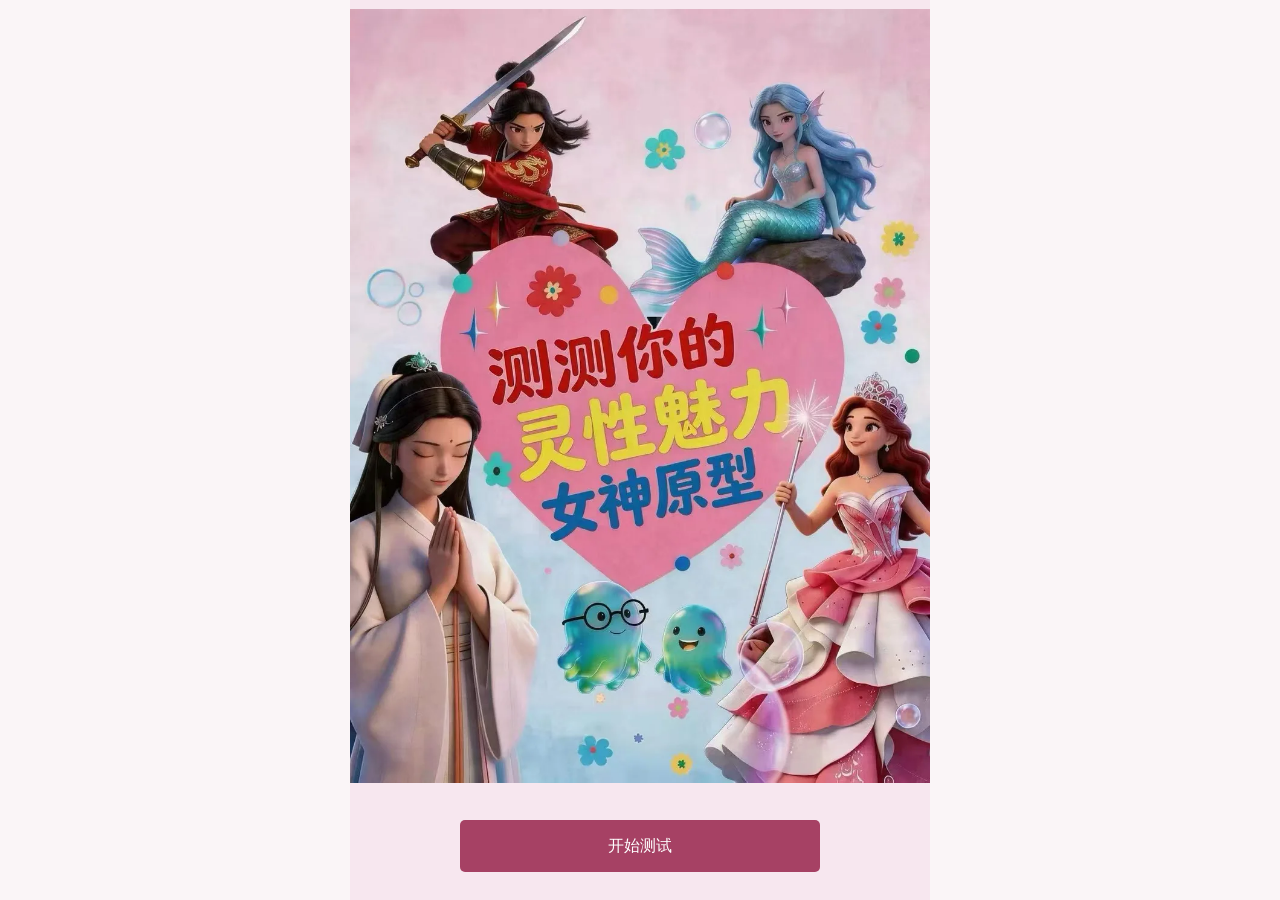
<file: index.html>
<!doctype html>
<html lang="zh-CN">
  <head>
    <meta charset="UTF-8">
    <meta name="viewport" content="width=device-width, initial-scale=1">
    <meta name="theme-color" content="#faf5f7">
    <meta name="description" content="灵性魅力女神原型测评，遇见真实的自己。">
    <title>灵性魅力 · 女神原型测评 | 元一</title>
    <link rel="icon" href="./avatar.jpg">
    <link rel="preload" as="image" href="./poster-portrait.webp" fetchpriority="high">
    <link rel="stylesheet" href="./styles.css?v=20261112-3">
    <script defer src="./questions.js?v=20261112-3"></script>
    <script defer src="./scoring.js?v=20261112-3"></script>
    <script defer src="./app.js?v=20261112-3"></script>
  </head>
  <body data-view="start" data-question="0">
    <h1 class="visually-hidden">灵性魅力女神原型测评</h1>
    <main class="experience">
      <section id="start-view" class="start-view" aria-label="开始测评">
        <img src="./poster-portrait.webp" width="1280" height="1708" fetchpriority="high"
          alt="测测你的灵性魅力女神原型，女侠、美人鱼、静心女子与公主的完整竖版画面">
        <div class="start-actions">
          <button id="start-button" type="button" class="primary-button">开始测试</button>
        </div>
      </section>
      <section class="workspace" aria-label="测评">
        <div id="journey-header" class="journey-header">
          <nav aria-label="测评模块"><ol id="module-steps" class="module-steps"></ol></nav>
          <div class="progress-heading">
            <p id="module-caption" class="module-caption"></p>
            <span id="total-count" class="total-count"></span>
          </div>
          <div id="progress" class="progress-track" role="progressbar"
            aria-label="总答题进度" aria-valuemin="0" aria-valuemax="100" aria-valuenow="0">
            <div id="progress-fill" class="progress-fill"></div>
          </div>
        </div>
        <div id="quiz-view">
          <div class="section-heading">
            <p id="question-category" class="question-category"></p>
            <span id="question-count" class="question-count"></span>
          </div>
          <form id="quiz-form">
            <fieldset>
              <legend id="question-title" class="question-title" tabindex="-1"></legend>
              <div id="answer-options" class="answer-options"></div>
            </fieldset>
            <div class="quiz-actions">
              <button id="previous-button" type="button" class="text-button">上一题</button>
              <button id="next-button" type="submit" class="primary-button" disabled>下一题</button>
            </div>
          </form>
          <p class="question-footnote">没有对错，只选择最贴近当下的你。</p>
        </div>
        <section id="supplement-view" class="supplement-view" aria-labelledby="supplement-title" hidden>
          <p class="eyebrow">最后一步</p>
          <h2 id="supplement-title" tabindex="-1">再多了解你一点</h2>
          <p class="supplement-description">课程方向与微信号为必填，其余可选填。内容仅保存在此设备，不会自动发送给元一。</p>
          <form id="supplement-form">
            <div id="supplement-fields"></div>
            <div class="supplement-actions">
              <button type="submit" class="primary-button">查看我的简报</button>
              <button id="supplement-back" type="button" class="text-button">返回上一题</button>
            </div>
          </form>
        </section>
        <article id="result-view" class="result-view" aria-labelledby="result-type" hidden>
          <header class="result-intro">
            <p class="result-label">你的类型是</p>
            <h1 id="result-type"></h1>
            <p id="result-trait" class="result-trait"></p>
          </header>
          <figure id="report-figure" class="report-figure">
            <img id="report-image" width="720" height="720" fetchpriority="high" decoding="async" alt="" tabindex="-1">
          </figure>
          <section class="full-report" aria-labelledby="contact-title">
            <h2 id="contact-title">扫码解锁完整版报告</h2>
            <p class="result-message">扫码联系我，即可领取完整版报告哦～</p>
            <figure class="qr-figure">
              <img id="contact-qr" src="./wechat-qr.jpg" width="656" height="656" alt="元一的微信联系二维码">
              <figcaption>
                <img src="./avatar.jpg" width="32" height="32" alt="">
                <span>元一<span class="contact-tag">扫码添加，领取你的专属解读</span></span>
              </figcaption>
            </figure>
            <a id="save-qr" class="primary-button save-button" href="./wechat-original.jpg" download="元一-微信联系卡.jpg">保存二维码</a>
            <button id="view-card" type="button" class="text-button view-card">查看完整联系卡</button>
            <div class="after-qr">
              <h3>是时候找回<br>真正的自己了。</h3>
              <p>在完整版里，你会看到专属你的<br><strong>天赋优势、灵魂课题 &amp; 破局方案</strong></p>
            </div>
          </section>
          <section class="report-teaser" aria-label="完整版报告示意">
            <p>完整版报告示意</p>
            <img data-src="./full-report-preview.webp" width="720" height="1080" loading="lazy" decoding="async" fetchpriority="low" alt="完整版报告示意图">
            <span>扫码后，领取属于你的完整解读</span>
          </section>
          <div class="report-actions">
            <button id="supplement-button" type="button" class="text-button">补充我的情况</button>
            <button id="review-button" type="button" class="text-button">调整答案</button>
            <button id="restart-button" type="button" class="text-button">重新测评</button>
          </div>
          <p class="assessment-note">结果反映本次自我描述，仅供自我探索，不代表心理诊断或觉醒等级。</p>
        </article>
        <noscript><p>请在浏览器中启用 JavaScript 后打开测评。</p></noscript>
      </section>
    </main>
    <footer class="site-footer"><span>元一 · 自我探索手记</span><span>每一种你，都值得被看见。</span></footer>
    <dialog id="restart-dialog" aria-labelledby="restart-title">
      <h2 id="restart-title">重新开始测评？</h2>
      <p>本次选择和补充内容会被清空。</p>
      <div class="dialog-actions">
        <button id="cancel-restart" type="button" class="text-button">取消</button>
        <button id="confirm-restart" type="button" class="primary-button">重新开始</button>
      </div>
    </dialog>
    <dialog id="save-dialog" class="save-dialog" aria-labelledby="save-title">
      <h2 id="save-title">保存联系二维码</h2>
      <p>手机中可长按下图，选择“保存到相册”。</p>
      <img data-src="./wechat-original.jpg" width="888" height="1131" alt="元一的完整微信联系卡，含头像、昵称及二维码">
      <div class="dialog-actions">
        <button id="close-save" type="button" class="text-button">关闭</button>
        <a class="primary-button" href="./wechat-original.jpg" download="元一-微信联系卡.jpg">下载图片</a>
      </div>
    </dialog>
  </body>
</html>
</file>
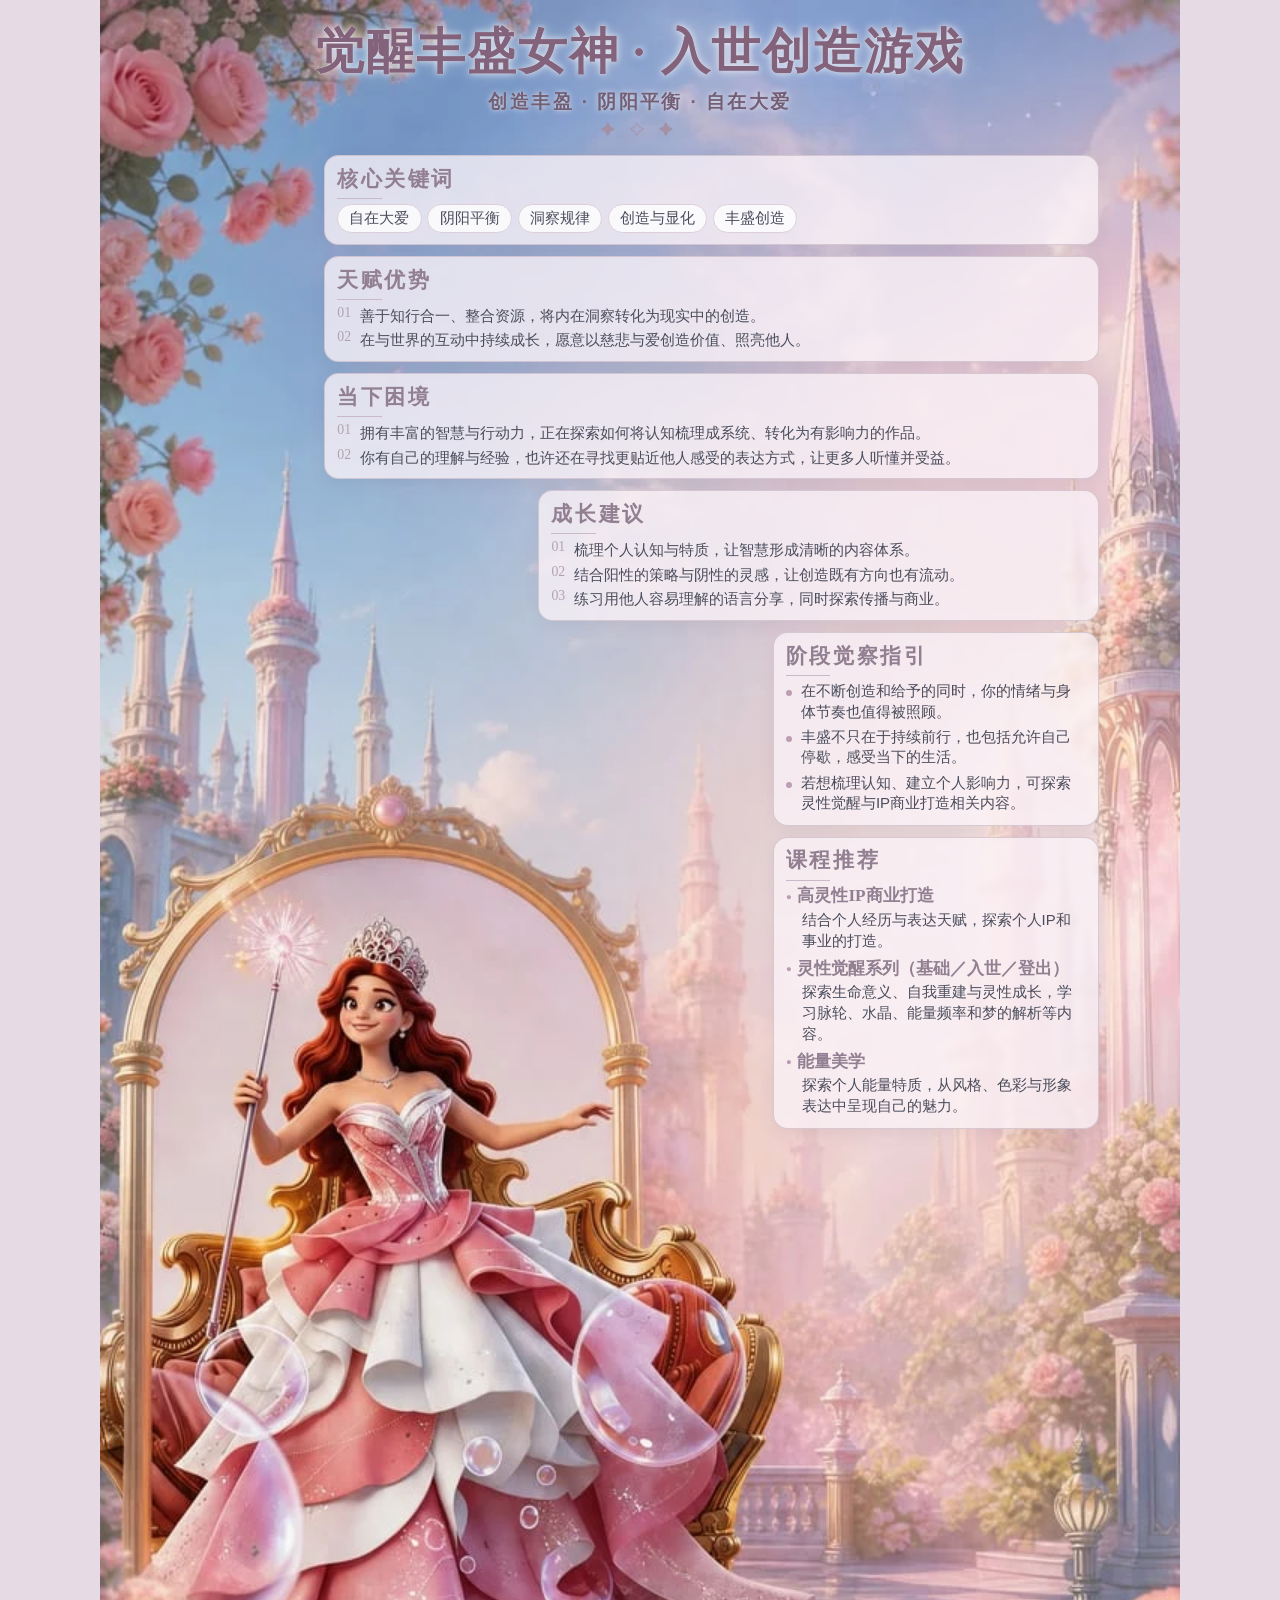
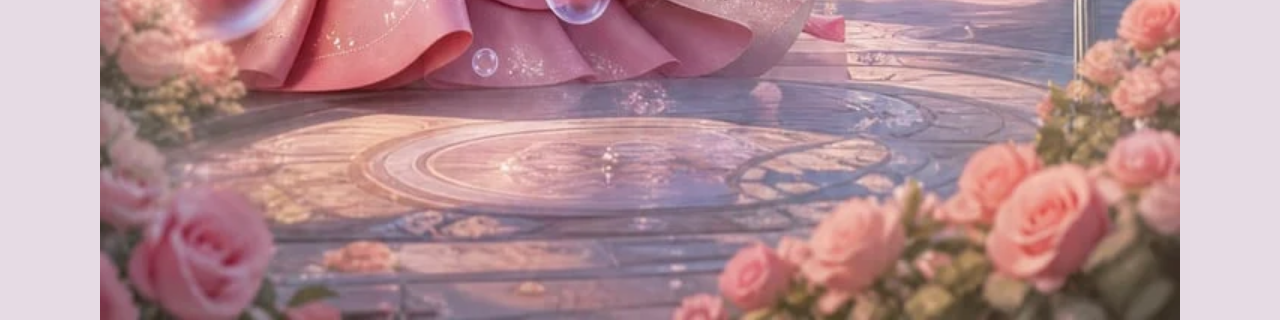
<file: report-creator.html>
<!DOCTYPE html>
<html lang="zh-CN">
<head>
<meta charset="UTF-8">
<meta name="viewport" content="width=device-width, initial-scale=1">
<meta name="robots" content="noindex, nofollow">
<title>觉醒丰盛女神 · 人格画像报告</title>
<style>
html, body { margin: 0; background: #fff; }
.report-viewer { width: min(100%, 1080px); margin: auto; overflow: hidden; }
iframe { display: block; width: 1080px; height: 1920px; border: 0; transform-origin: top left; }
</style>
</head>
<body>
<main class="report-viewer" aria-label="觉醒丰盛女神 · 人格画像报告">
<iframe title="觉醒丰盛女神 · 人格画像报告" width="1080" height="1920" scrolling="no" srcdoc="&lt;!DOCTYPE html&gt;
&lt;html lang=&quot;zh-CN&quot;&gt;&lt;head&gt;
&lt;meta name=&quot;robots&quot; content=&quot;noindex, nofollow&quot;&gt;
&lt;script&gt;
window.contextInfo = {&quot;files&quot;:[],&quot;materials&quot;:[],&quot;crafts&quot;:[]};
// 处理锚点链接跳转（srcDoc iframe 中锚点链接默认行为不正确）
document.addEventListener('click', function(e) {
  var anchor = e.target.closest('a');
  if (anchor) {
    var href = anchor.getAttribute('href');
    if (href &amp;&amp; href.startsWith('#')) {
      e.preventDefault();
      var targetId = href.slice(1);
      var target = document.getElementById(targetId);
      if (target) {
        target.scrollIntoView({ behavior: 'smooth' });
      }
    }
  }
});
&lt;/script&gt;&lt;meta charset=&quot;UTF-8&quot;&gt;&lt;meta name=&quot;viewport&quot; content=&quot;width=device-width,initial-scale=1&quot;&gt;&lt;meta name=&quot;description&quot; content=&quot;觉醒丰盛女神人格画像报告&quot;&gt;&lt;title&gt;觉醒丰盛女神 · 人格画像报告&lt;/title&gt;
&lt;style&gt;
*{box-sizing:border-box}html,body{margin:0}body{background:#e6dbe4;color:#4b4d5c;font-family:'PingFang SC','Microsoft YaHei',sans-serif;-webkit-font-smoothing:antialiased}.poster{width:min(100%,1080px);margin:auto;position:relative;isolation:isolate;container-type:inline-size;min-height:100vh;background:#eadfe9}.scene{position:absolute;z-index:0;inset:0 0 auto;width:100%;aspect-ratio:9/16;background:#e9dce7 url('[data-uri]') top center/100% 100% no-repeat;pointer-events:none}.heading,.report{position:relative;z-index:1}.heading{text-align:center;padding:2.1cqw 2cqw .3cqw}.heading h1{color:#53546a;margin:0;font:700 clamp(20px,4.5cqw,50px)/1.2 'Noto Serif SC','Songti SC','SimSun',serif;letter-spacing:.035em;white-space:nowrap;text-shadow:none}.heading p{margin:.7cqw 0 0;color:#6b6274;font-size:clamp(12px,1.75cqw,19px);letter-spacing:.13em;font-weight:600}.ornament{color:#a390a5;letter-spacing:.35em;margin:.65cqw auto .35cqw;font-size:clamp(11px,1.35cqw,15px)}.report{display:flex;flex-direction:column;align-items:flex-end;gap:1cqw;margin:1cqw 2.8cqw 0;padding-bottom:3cqw}.card{width:32%;padding:.9cqw 1.15cqw 1cqw;background:rgba(252,248,250,.93);border:1px solid rgba(199,180,193,.65);border-radius:1.35cqw;box-shadow:0 5px 16px rgba(91,79,97,.09)}.wide{width:89%}.card h2{margin:0 0 .45cqw;color:#927f91;font:700 clamp(14px,1.95cqw,22px)/1.25 'Noto Serif SC','Songti SC','SimSun',serif;letter-spacing:.12em}.card h2:after{display:block;content:'';width:2.1em;height:1px;background:#ccb9c7;margin-top:.28em}.tags{display:flex;flex-wrap:wrap;gap:.55cqw}.tag{white-space:nowrap;border:1px solid #ddcfd9;border-radius:99px;padding:.28em .76em;background:rgba(255,255,255,.8);font-size:clamp(11px,1.35cqw,15px)}ul{list-style:none;margin:0;padding:0;display:grid;gap:.32cqw}li{display:flex;gap:.55em;font-size:clamp(12px,1.42cqw,15.5px);line-height:1.38}.num{font:.9em Georgia,serif;color:#b4a1b0;flex:none}.insight p{position:relative;padding-left:1em;margin:.3em 0 0;font-size:clamp(12px,1.4cqw,15px);line-height:1.38}.insight p:before{content:'';position:absolute;left:0;top:.62em;width:.4em;height:.4em;border-radius:50%;background:#bc9eb5}.course+.course{margin-top:.55cqw}.course h3{font:700 clamp(13px,1.6cqw,18px)/1.25 'Noto Serif SC','Songti SC','SimSun',serif;color:#927f91;margin:0}.course h3:before{content:'●';font-size:.55em;vertical-align:.2em;color:#ba9bb0;margin-right:.6em}.course p{font-size:clamp(12px,1.38cqw,15px);line-height:1.4;margin:.2em 0 0 1.05em}
@media(min-width:700px){.poster{min-height:177.778cqw}.report .card:nth-child(-n+3){width:76%;margin-right:5%}.report .card:nth-child(4){width:55%}.report .card:nth-child(n+4){margin-right:5%}}
.heading h1{color:#83637c;-webkit-text-stroke:.35px rgba(255,250,255,.85);paint-order:stroke fill;text-shadow:0 0 7px rgba(255,255,255,.75),0 0 15px rgba(255,255,255,.32)}
.heading p{color:#725f76;-webkit-text-stroke:.2px rgba(255,250,255,.7);paint-order:stroke fill;text-shadow:0 0 6px rgba(255,255,255,.65)}
@media(max-width:699px){.poster{min-height:0}.heading{padding:4vw 2vw 0}.heading h1{font-size:clamp(18px,4.7vw,32px);letter-spacing:.015em}.heading p{font-size:clamp(11px,2.55vw,16px);letter-spacing:.08em}.ornament{margin:2vw 0}.report{gap:3vw;margin:calc(177.778vw - 19vw) 4vw 0;padding-bottom:5vw}.card,.wide{width:100%;border-radius:14px;padding:14px 16px;background:rgba(252,248,250,.97)}.card h2{font-size:18px;margin-bottom:9px}.tags{gap:6px}.tag{font-size:13px}ul{gap:7px}li,.insight p,.course p{font-size:14px;line-height:1.6}.course h3{font-size:16px}.course+.course{margin-top:10px}}
.card{background:rgba(251,244,249,.76);backdrop-filter:blur(3px);-webkit-backdrop-filter:blur(3px)}
@media(max-width:699px){.card,.wide{background:rgba(251,244,249,.82)}}
&lt;/style&gt;&lt;/head&gt;&lt;body&gt;&lt;article class=&quot;poster&quot;&gt;&lt;div class=&quot;scene&quot; aria-hidden=&quot;true&quot;&gt;&lt;/div&gt;&lt;header class=&quot;heading&quot;&gt;&lt;h1&gt;觉醒丰盛女神 · 入世创造游戏&lt;/h1&gt;&lt;p&gt;创造丰盈 · 阴阳平衡 · 自在大爱&lt;/p&gt;&lt;div class=&quot;ornament&quot; aria-hidden=&quot;true&quot;&gt;✦ ✧ ✦&lt;/div&gt;&lt;/header&gt;&lt;main class=&quot;report&quot;&gt;
&lt;section class=&quot;card wide&quot;&gt;&lt;h2&gt;核心关键词&lt;/h2&gt;&lt;div class=&quot;tags&quot;&gt;&lt;span class=&quot;tag&quot;&gt;自在大爱&lt;/span&gt;&lt;span class=&quot;tag&quot;&gt;阴阳平衡&lt;/span&gt;&lt;span class=&quot;tag&quot;&gt;洞察规律&lt;/span&gt;&lt;span class=&quot;tag&quot;&gt;创造与显化&lt;/span&gt;&lt;span class=&quot;tag&quot;&gt;丰盛创造&lt;/span&gt;&lt;/div&gt;&lt;/section&gt;
&lt;section class=&quot;card wide&quot;&gt;&lt;h2&gt;天赋优势&lt;/h2&gt;&lt;ul&gt;&lt;li&gt;&lt;span class=&quot;num&quot;&gt;01&lt;/span&gt;&lt;span&gt;善于知行合一、整合资源，将内在洞察转化为现实中的创造。&lt;/span&gt;&lt;/li&gt;&lt;li&gt;&lt;span class=&quot;num&quot;&gt;02&lt;/span&gt;&lt;span&gt;在与世界的互动中持续成长，愿意以慈悲与爱创造价值、照亮他人。&lt;/span&gt;&lt;/li&gt;&lt;/ul&gt;&lt;/section&gt;
&lt;section class=&quot;card wide&quot;&gt;&lt;h2&gt;当下困境&lt;/h2&gt;&lt;ul&gt;&lt;li&gt;&lt;span class=&quot;num&quot;&gt;01&lt;/span&gt;&lt;span&gt;拥有丰富的智慧与行动力，正在探索如何将认知梳理成系统、转化为有影响力的作品。&lt;/span&gt;&lt;/li&gt;&lt;li&gt;&lt;span class=&quot;num&quot;&gt;02&lt;/span&gt;&lt;span&gt;你有自己的理解与经验，也许还在寻找更贴近他人感受的表达方式，让更多人听懂并受益。&lt;/span&gt;&lt;/li&gt;&lt;/ul&gt;&lt;/section&gt;
&lt;section class=&quot;card&quot;&gt;&lt;h2&gt;成长建议&lt;/h2&gt;&lt;ul&gt;&lt;li&gt;&lt;span class=&quot;num&quot;&gt;01&lt;/span&gt;&lt;span&gt;梳理个人认知与特质，让智慧形成清晰的内容体系。&lt;/span&gt;&lt;/li&gt;&lt;li&gt;&lt;span class=&quot;num&quot;&gt;02&lt;/span&gt;&lt;span&gt;结合阳性的策略与阴性的灵感，让创造既有方向也有流动。&lt;/span&gt;&lt;/li&gt;&lt;li&gt;&lt;span class=&quot;num&quot;&gt;03&lt;/span&gt;&lt;span&gt;练习用他人容易理解的语言分享，同时探索传播与商业。&lt;/span&gt;&lt;/li&gt;&lt;/ul&gt;&lt;/section&gt;
&lt;section class=&quot;card insight&quot;&gt;&lt;h2&gt;阶段觉察指引&lt;/h2&gt;&lt;p&gt;在不断创造和给予的同时，你的情绪与身体节奏也值得被照顾。&lt;/p&gt;&lt;p&gt;丰盛不只在于持续前行，也包括允许自己停歇，感受当下的生活。&lt;/p&gt;&lt;p&gt;若想梳理认知、建立个人影响力，可探索灵性觉醒与IP商业打造相关内容。&lt;/p&gt;&lt;/section&gt;
&lt;section class=&quot;card&quot;&gt;&lt;h2&gt;课程推荐&lt;/h2&gt;&lt;div class=&quot;course&quot;&gt;&lt;h3&gt;高灵性IP商业打造&lt;/h3&gt;&lt;p&gt;结合个人经历与表达天赋，探索个人IP和事业的打造。&lt;/p&gt;&lt;/div&gt;&lt;div class=&quot;course&quot;&gt;&lt;h3&gt;灵性觉醒系列（基础／入世／登出）&lt;/h3&gt;&lt;p&gt;探索生命意义、自我重建与灵性成长，学习脉轮、水晶、能量频率和梦的解析等内容。&lt;/p&gt;&lt;/div&gt;&lt;div class=&quot;course&quot;&gt;&lt;h3&gt;能量美学&lt;/h3&gt;&lt;p&gt;探索个人能量特质，从风格、色彩与形象表达中呈现自己的魅力。&lt;/p&gt;&lt;/div&gt;&lt;/section&gt;
&lt;/main&gt;&lt;/article&gt;&lt;/body&gt;&lt;/html&gt;"></iframe>
</main>
<script>
(() => {
  const viewer = document.querySelector(".report-viewer");
  const frame = document.querySelector("iframe");
  let height = 1920;
  function fit() {
    const scale = viewer.clientWidth / 1080;
    frame.style.transform = "scale(" + scale + ")";
    viewer.style.height = height * scale + "px";
  }
  frame.addEventListener("load", () => {
    const doc = frame.contentDocument;
    const poster = doc.querySelector(".poster");
    function measure() {
      height = Math.ceil(Math.max(poster.getBoundingClientRect().height, poster.scrollHeight));
      frame.style.height = height + "px";
      document.body.style.background = frame.contentWindow.getComputedStyle(doc.body).backgroundColor;
      fit();
    }
    new ResizeObserver(measure).observe(poster);
    doc.fonts.ready.then(measure);
    measure();
  });
  new ResizeObserver(fit).observe(viewer);
  fit();
})();
</script>
</body>
</html>
</file>
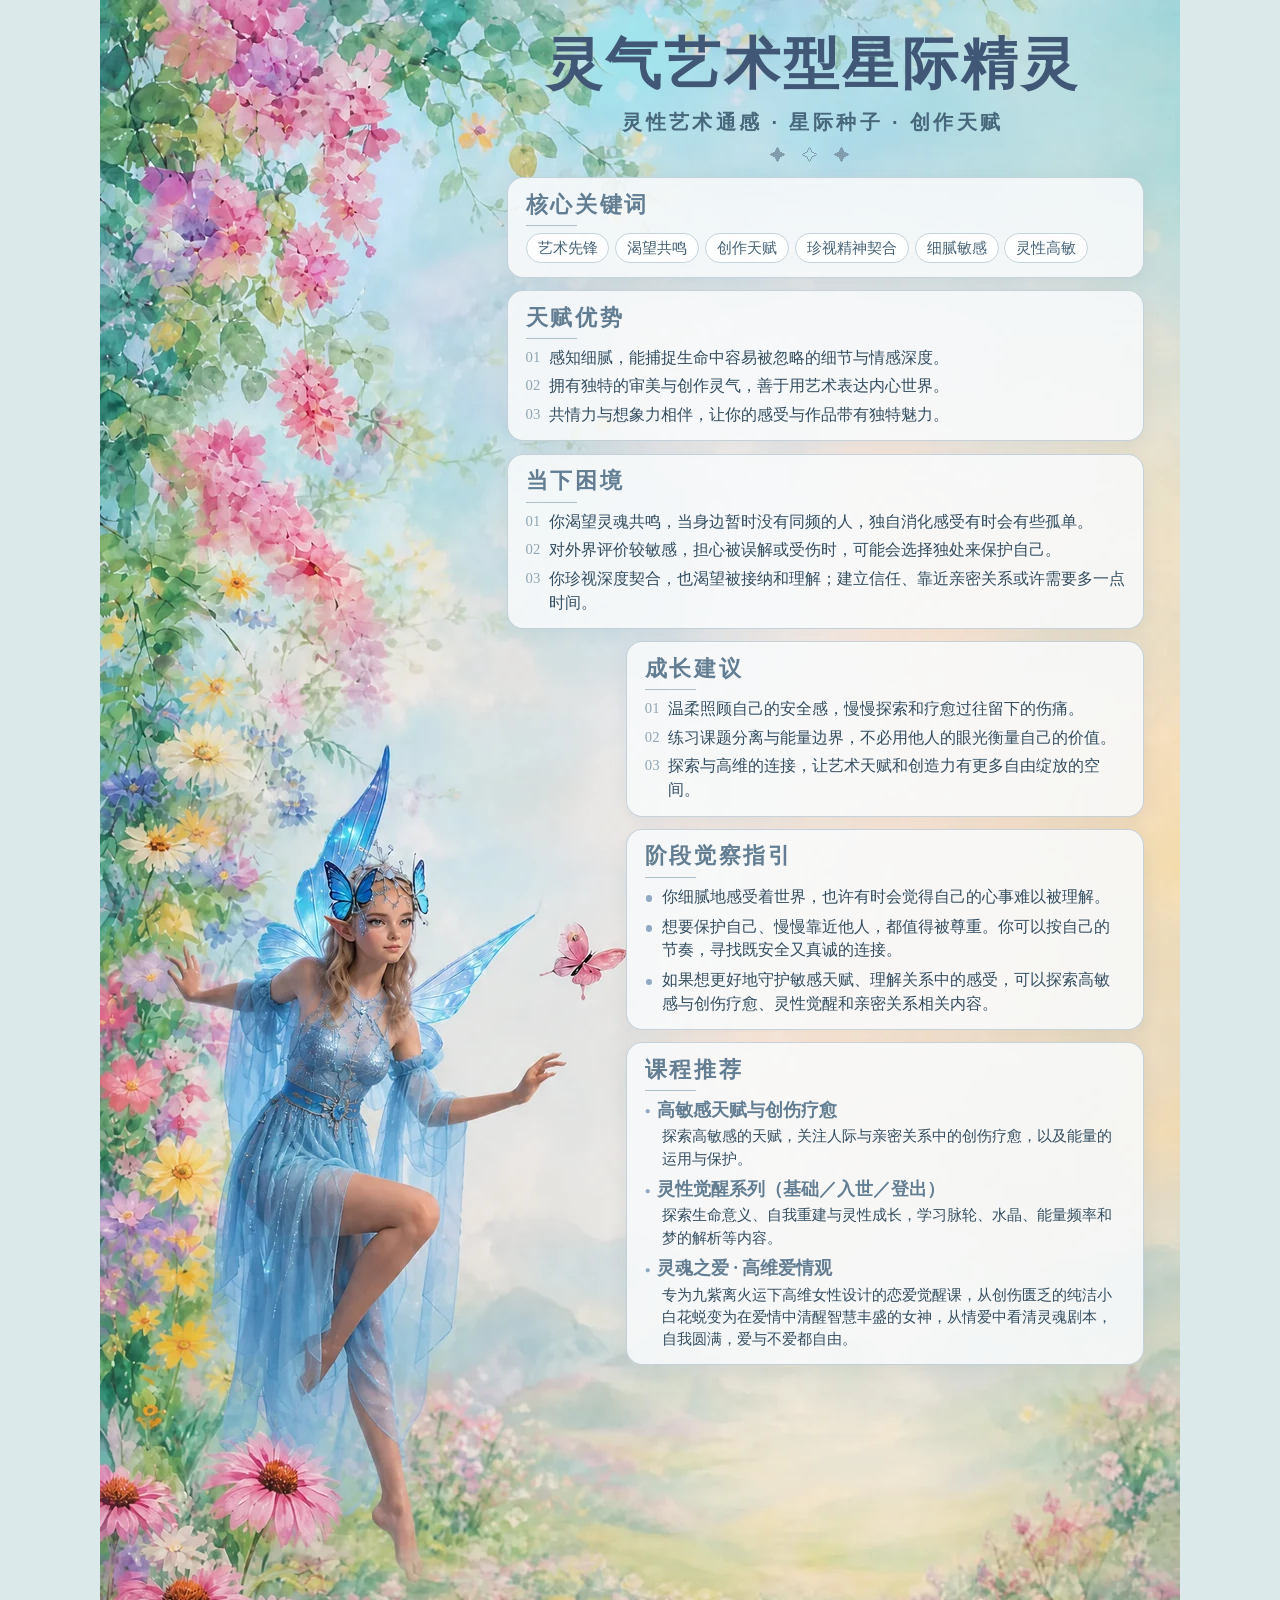
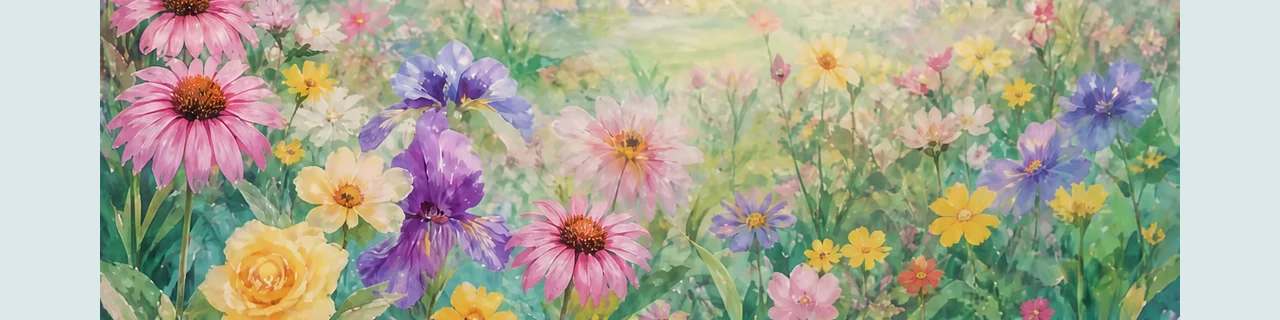
<file: report-fairy.html>
<!DOCTYPE html>
<html lang="zh-CN">
<head>
<meta charset="UTF-8">
<meta name="viewport" content="width=device-width, initial-scale=1">
<meta name="robots" content="noindex, nofollow">
<title>灵气艺术型星际精灵 · 人格画像报告</title>
<style>
html, body { margin: 0; background: #fff; }
.report-viewer { width: min(100%, 1080px); margin: auto; overflow: hidden; }
iframe { display: block; width: 1080px; height: 1920px; border: 0; transform-origin: top left; }
</style>
</head>
<body>
<main class="report-viewer" aria-label="灵气艺术型星际精灵 · 人格画像报告">
<iframe title="灵气艺术型星际精灵 · 人格画像报告" width="1080" height="1920" scrolling="no" srcdoc="&lt;!DOCTYPE html&gt;
&lt;html lang=&quot;zh-CN&quot;&gt;
&lt;head&gt;
&lt;meta name=&quot;robots&quot; content=&quot;noindex, nofollow&quot;&gt;
&lt;script&gt;
window.contextInfo = {&quot;files&quot;:[],&quot;materials&quot;:[],&quot;crafts&quot;:[]};
// 处理锚点链接跳转（srcDoc iframe 中锚点链接默认行为不正确）
document.addEventListener('click', function(e) {
  var anchor = e.target.closest('a');
  if (anchor) {
    var href = anchor.getAttribute('href');
    if (href &amp;&amp; href.startsWith('#')) {
      e.preventDefault();
      var targetId = href.slice(1);
      var target = document.getElementById(targetId);
      if (target) {
        target.scrollIntoView({ behavior: 'smooth' });
      }
    }
  }
});
&lt;/script&gt;
&lt;meta charset=&quot;UTF-8&quot;&gt;
&lt;meta name=&quot;viewport&quot; content=&quot;width=device-width, initial-scale=1&quot;&gt;
&lt;meta name=&quot;description&quot; content=&quot;灵气艺术型星际精灵人格画像报告&quot;&gt;
&lt;title&gt;灵气艺术型星际精灵 · 人格画像报告&lt;/title&gt;
&lt;style&gt;
*{box-sizing:border-box}html,body{margin:0}body{background:#dce9eb;color:#344e60;font-family:'PingFang SC','Microsoft YaHei','Noto Sans SC',sans-serif;-webkit-font-smoothing:antialiased}.poster{container-type:inline-size;position:relative;width:min(100%,1080px);min-height:177.7778cqw;margin:auto;background:#e9efed;isolation:isolate;overflow:hidden;aspect-ratio:9/16}.art{position:absolute;top:0;left:0;width:100%;aspect-ratio:9/16;z-index:0;pointer-events:none;background:#e9efed url('[data-uri]') top center/100% auto no-repeat}.heading{text-align:center;padding:2.6cqw 3cqw 0}.heading h1{margin:0;color:#405776;font:700 clamp(22px,5.2cqw,58px)/1.18 'Noto Serif SC','Songti SC','SimSun',serif;letter-spacing:.06em;white-space:nowrap;text-shadow:none}.heading p{margin:.8cqw 0 0;color:#47677b;font-size:clamp(12px,1.85cqw,20px);font-weight:600;letter-spacing:.17em}.ornament{color:#819cac;font-size:clamp(11px,1.5cqw,16px);letter-spacing:.35em;margin:1.1cqw auto 0}.cards{width:48%;margin:1.1cqw 3.3% 3cqw auto;display:flex;flex-direction:column;gap:1.15cqw}.card{padding:1.15cqw 1.65cqw 1.25cqw;border:1px solid rgba(172,190,202,.65);border-radius:1.5cqw;background:rgba(248,250,251,.88);box-shadow:0 5px 18px rgba(76,113,133,.10)}h2{font:700 clamp(14px,2.05cqw,23px)/1.25 'Noto Serif SC','Songti SC','SimSun',serif;letter-spacing:.12em;color:#637e92;margin:0 0 .65cqw}h2:after{display:block;content:'';width:2.3em;height:1px;margin-top:.3em;background:#adc0c9}.tags{display:flex;flex-wrap:wrap;gap:.55cqw}.tag{border:1px solid #c5d4dc;background:rgba(255,255,255,.84);border-radius:99px;padding:.32em .75em;color:#486375;font-size:clamp(11px,1.35cqw,15px);white-space:nowrap}ul{list-style:none;padding:0;margin:0;display:grid;gap:.42cqw}li{display:flex;gap:.55em;font-size:clamp(12px,1.48cqw,16px);line-height:1.5}.num{color:#91a6b2;flex:none;font-family:Georgia,serif;font-size:.92em}.insight p{margin:.4em 0 0;font-size:clamp(12px,1.46cqw,16px);line-height:1.5}.course+.course{margin-top:.7cqw}.course h3{font:700 clamp(13px,1.65cqw,18px)/1.35 'Noto Serif SC','Songti SC','SimSun',serif;color:#637e92;margin:0}.course h3:before{content:'●';font-size:.55em;vertical-align:.18em;margin-right:.65em;color:#91a9c3}.course p{font-size:clamp(12px,1.42cqw,15.5px);line-height:1.45;margin:.2em 0 0 1.15em}
@media(max-width:699px){.poster{min-height:0;overflow:visible}.heading{padding:5vw 3vw 0}.heading h1{font-size:clamp(21px,5.5vw,36px);letter-spacing:.03em}.heading p{font-size:clamp(11px,2.5vw,17px);letter-spacing:.1em}.ornament{margin:2vw 0}.cards{width:auto;margin:calc(177.7778vw - 19vw) 4vw 0;padding:0 0 5vw;gap:3vw}.card{border-radius:14px;padding:14px 16px;background:rgba(250,251,251,.96)}h2{font-size:18px;margin-bottom:9px}.tags{gap:6px}.tag{font-size:13px}ul{gap:7px}li,.insight p,.course p{font-size:14px;line-height:1.6}.course h3{font-size:16px}.course+.course{margin-top:10px}}
.heading,.cards{position:relative;z-index:1}
/* 标题避开左上花枝；上方卡片略宽，人物区域保持留白 */
@media(min-width:700px){
  .poster{min-height:0;overflow:visible}
  .heading{width:68%;margin-left:auto;margin-right:0;padding-left:0;padding-right:0}
  .cards&gt;.card:nth-child(-n+3){width:123%;align-self:flex-end}
}
.heading h1{display:inline-block;padding:.05em .12em;background:none}
.insight p{position:relative;padding-left:1.1em}
.insight p::before{content:'';position:absolute;left:.05em;top:.66em;width:.43em;height:.43em;border-radius:50%;background:#91a9c3}
@media(max-width:699px){.poster{aspect-ratio:auto}}
&lt;/style&gt;
&lt;/head&gt;
&lt;body&gt;&lt;article class=&quot;poster&quot;&gt;&lt;div class=&quot;art&quot; aria-hidden=&quot;true&quot;&gt;&lt;/div&gt;
&lt;header class=&quot;heading&quot;&gt;&lt;h1&gt;灵气艺术型星际精灵&lt;/h1&gt;&lt;p&gt;灵性艺术通感 · 星际种子 · 创作天赋&lt;/p&gt;&lt;div class=&quot;ornament&quot; aria-hidden=&quot;true&quot;&gt;✦ ✧ ✦&lt;/div&gt;&lt;/header&gt;
&lt;main class=&quot;cards&quot;&gt;
&lt;section class=&quot;card&quot;&gt;&lt;h2&gt;核心关键词&lt;/h2&gt;&lt;div class=&quot;tags&quot;&gt;&lt;span class=&quot;tag&quot;&gt;艺术先锋&lt;/span&gt;&lt;span class=&quot;tag&quot;&gt;渴望共鸣&lt;/span&gt;&lt;span class=&quot;tag&quot;&gt;创作天赋&lt;/span&gt;&lt;span class=&quot;tag&quot;&gt;珍视精神契合&lt;/span&gt;&lt;span class=&quot;tag&quot;&gt;细腻敏感&lt;/span&gt;&lt;span class=&quot;tag&quot;&gt;灵性高敏&lt;/span&gt;&lt;/div&gt;&lt;/section&gt;
&lt;section class=&quot;card&quot;&gt;&lt;h2&gt;天赋优势&lt;/h2&gt;&lt;ul&gt;&lt;li&gt;&lt;span class=&quot;num&quot;&gt;01&lt;/span&gt;&lt;span&gt;感知细腻，能捕捉生命中容易被忽略的细节与情感深度。&lt;/span&gt;&lt;/li&gt;&lt;li&gt;&lt;span class=&quot;num&quot;&gt;02&lt;/span&gt;&lt;span&gt;拥有独特的审美与创作灵气，善于用艺术表达内心世界。&lt;/span&gt;&lt;/li&gt;&lt;li&gt;&lt;span class=&quot;num&quot;&gt;03&lt;/span&gt;&lt;span&gt;共情力与想象力相伴，让你的感受与作品带有独特魅力。&lt;/span&gt;&lt;/li&gt;&lt;/ul&gt;&lt;/section&gt;
&lt;section class=&quot;card&quot;&gt;&lt;h2&gt;当下困境&lt;/h2&gt;&lt;ul&gt;&lt;li&gt;&lt;span class=&quot;num&quot;&gt;01&lt;/span&gt;&lt;span&gt;你渴望灵魂共鸣，当身边暂时没有同频的人，独自消化感受有时会有些孤单。&lt;/span&gt;&lt;/li&gt;&lt;li&gt;&lt;span class=&quot;num&quot;&gt;02&lt;/span&gt;&lt;span&gt;对外界评价较敏感，担心被误解或受伤时，可能会选择独处来保护自己。&lt;/span&gt;&lt;/li&gt;&lt;li&gt;&lt;span class=&quot;num&quot;&gt;03&lt;/span&gt;&lt;span&gt;你珍视深度契合，也渴望被接纳和理解；建立信任、靠近亲密关系或许需要多一点时间。&lt;/span&gt;&lt;/li&gt;&lt;/ul&gt;&lt;/section&gt;
&lt;section class=&quot;card&quot;&gt;&lt;h2&gt;成长建议&lt;/h2&gt;&lt;ul&gt;&lt;li&gt;&lt;span class=&quot;num&quot;&gt;01&lt;/span&gt;&lt;span&gt;温柔照顾自己的安全感，慢慢探索和疗愈过往留下的伤痛。&lt;/span&gt;&lt;/li&gt;&lt;li&gt;&lt;span class=&quot;num&quot;&gt;02&lt;/span&gt;&lt;span&gt;练习课题分离与能量边界，不必用他人的眼光衡量自己的价值。&lt;/span&gt;&lt;/li&gt;&lt;li&gt;&lt;span class=&quot;num&quot;&gt;03&lt;/span&gt;&lt;span&gt;探索与高维的连接，让艺术天赋和创造力有更多自由绽放的空间。&lt;/span&gt;&lt;/li&gt;&lt;/ul&gt;&lt;/section&gt;
&lt;section class=&quot;card insight&quot;&gt;&lt;h2&gt;阶段觉察指引&lt;/h2&gt;&lt;p&gt;你细腻地感受着世界，也许有时会觉得自己的心事难以被理解。&lt;/p&gt;&lt;p&gt;想要保护自己、慢慢靠近他人，都值得被尊重。你可以按自己的节奏，寻找既安全又真诚的连接。&lt;/p&gt;&lt;p&gt;如果想更好地守护敏感天赋、理解关系中的感受，可以探索高敏感与创伤疗愈、灵性觉醒和亲密关系相关内容。&lt;/p&gt;&lt;/section&gt;
&lt;section class=&quot;card&quot;&gt;&lt;h2&gt;课程推荐&lt;/h2&gt;&lt;div class=&quot;course&quot;&gt;&lt;h3&gt;高敏感天赋与创伤疗愈&lt;/h3&gt;&lt;p&gt;探索高敏感的天赋，关注人际与亲密关系中的创伤疗愈，以及能量的运用与保护。&lt;/p&gt;&lt;/div&gt;&lt;div class=&quot;course&quot;&gt;&lt;h3&gt;灵性觉醒系列（基础／入世／登出）&lt;/h3&gt;&lt;p&gt;探索生命意义、自我重建与灵性成长，学习脉轮、水晶、能量频率和梦的解析等内容。&lt;/p&gt;&lt;/div&gt;&lt;div class=&quot;course&quot;&gt;&lt;h3&gt;灵魂之爱 · 高维爱情观&lt;/h3&gt;&lt;p&gt;专为九紫离火运下高维女性设计的恋爱觉醒课，从创伤匮乏的纯洁小白花蜕变为在爱情中清醒智慧丰盛的女神，从情爱中看清灵魂剧本，自我圆满，爱与不爱都自由。&lt;/p&gt;&lt;/div&gt;&lt;/section&gt;
&lt;/main&gt;&lt;/article&gt;&lt;/body&gt;&lt;/html&gt;"></iframe>
</main>
<script>
(() => {
  const viewer = document.querySelector(".report-viewer");
  const frame = document.querySelector("iframe");
  let height = 1920;
  function fit() {
    const scale = viewer.clientWidth / 1080;
    frame.style.transform = "scale(" + scale + ")";
    viewer.style.height = height * scale + "px";
  }
  frame.addEventListener("load", () => {
    const doc = frame.contentDocument;
    const poster = doc.querySelector(".poster");
    function measure() {
      height = Math.ceil(Math.max(poster.getBoundingClientRect().height, poster.scrollHeight));
      frame.style.height = height + "px";
      document.body.style.background = frame.contentWindow.getComputedStyle(doc.body).backgroundColor;
      fit();
    }
    new ResizeObserver(measure).observe(poster);
    doc.fonts.ready.then(measure);
    measure();
  });
  new ResizeObserver(fit).observe(viewer);
  fit();
})();
</script>
</body>
</html>
</file>
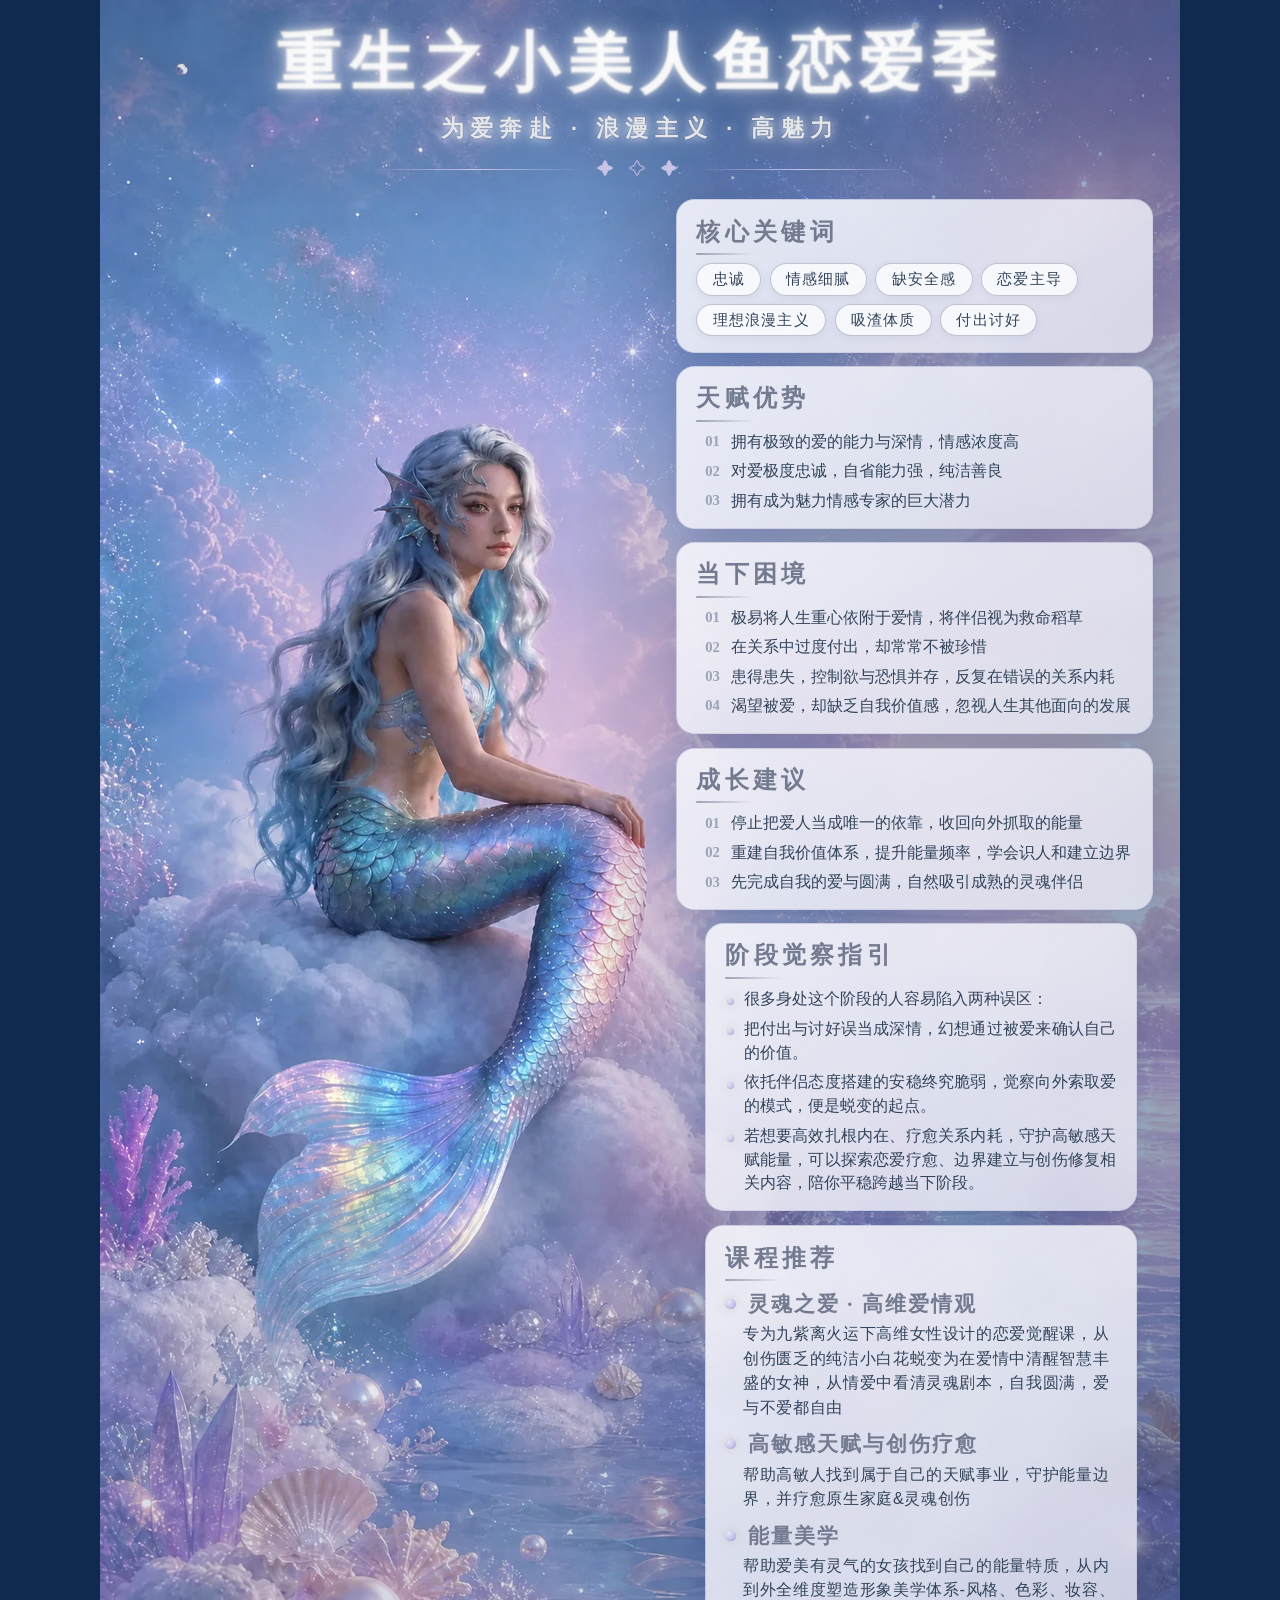
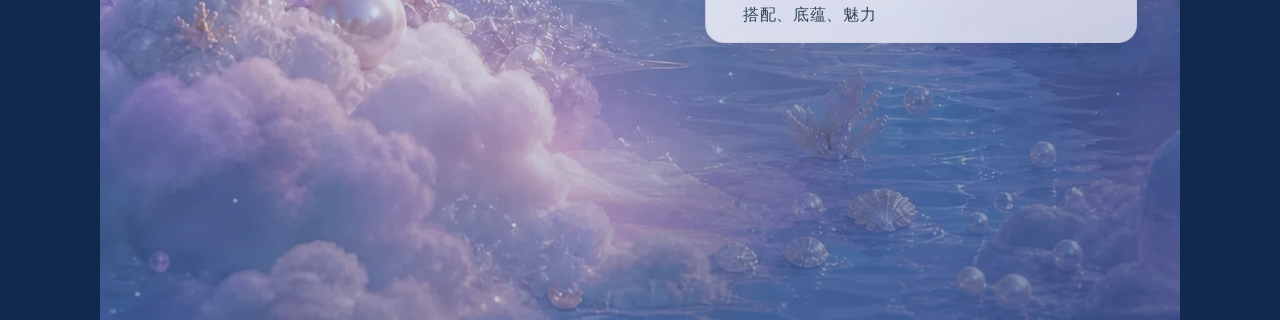
<file: report-mermaid.html>
<!DOCTYPE html>
<html lang="zh-CN">
<head>
<meta charset="UTF-8">
<meta name="viewport" content="width=device-width, initial-scale=1">
<meta name="robots" content="noindex, nofollow">
<title>重生之小美人鱼恋爱季 · 人格画像报告</title>
<style>
html, body { margin: 0; background: #fff; }
.report-viewer { width: min(100%, 1080px); margin: auto; overflow: hidden; }
iframe { display: block; width: 1080px; height: 1920px; border: 0; transform-origin: top left; }
</style>
</head>
<body>
<main class="report-viewer" aria-label="重生之小美人鱼恋爱季 · 人格画像报告">
<iframe title="重生之小美人鱼恋爱季 · 人格画像报告" width="1080" height="1920" scrolling="no" srcdoc="&lt;!DOCTYPE html&gt;
&lt;html lang=&quot;zh-CN&quot;&gt;
&lt;head&gt;
&lt;meta name=&quot;robots&quot; content=&quot;noindex, nofollow&quot;&gt;
&lt;script&gt;
window.contextInfo = {&quot;files&quot;:[],&quot;materials&quot;:[],&quot;crafts&quot;:[]};
// 处理锚点链接跳转（srcDoc iframe 中锚点链接默认行为不正确）
document.addEventListener('click', function(e) {
  var anchor = e.target.closest('a');
  if (anchor) {
    var href = anchor.getAttribute('href');
    if (href &amp;&amp; href.startsWith('#')) {
      e.preventDefault();
      var targetId = href.slice(1);
      var target = document.getElementById(targetId);
      if (target) {
        target.scrollIntoView({ behavior: 'smooth' });
      }
    }
  }
});
&lt;/script&gt;
&lt;meta charset=&quot;UTF-8&quot;&gt;
&lt;meta name=&quot;viewport&quot; content=&quot;width=device-width, initial-scale=1.0&quot;&gt;
&lt;meta name=&quot;description&quot; content=&quot;重生之小美人鱼恋爱季 · 高敏感天赋人格画像报告，未来仙灵风心理成长报告&quot;&gt;
&lt;title&gt;重生之小美人鱼恋爱季 · 人格画像报告&lt;/title&gt;
&lt;style&gt;
  :root{
    --gold:#C9C3E8;
    --gold-deep:#747B91;
    --pink:#7A93C9;
    --text:#33445B;
    --num:#9AA2B5;
  }
  *{margin:0;padding:0;box-sizing:border-box;}
  html,body{background:#0F2A4E;}
  body{
    font-family:'HarmonyOS Sans SC','PingFang SC','Microsoft YaHei','Noto Sans SC',sans-serif;
    -webkit-font-smoothing:antialiased;
  }
  .poster{
    container-type:inline-size;
    width:min(1080px,100vw);
    margin:0 auto;
    position:relative;
    background:linear-gradient(180deg,#EAF9FF 0%,#CFE7F7 48%,#9DB8E0 100%);
  }
  .scene{
    position:absolute;top:0;left:0;width:100%;
    aspect-ratio:9/16;
    background:url('[data-uri]') center/cover no-repeat;
  }
  .scene::after{
    content:'';
    position:absolute;inset:0;pointer-events:none;
    background:linear-gradient(90deg,rgba(22,59,112,0) 0%,rgba(22,59,112,0) 44%,rgba(22,59,112,.3) 58%,rgba(22,59,112,.44) 100%),
               linear-gradient(180deg,rgba(22,59,112,.22) 0%,rgba(22,59,112,0) 11%,rgba(22,59,112,0) 56%,rgba(22,59,112,.3) 100%);
  }
  /* 桌面端：整幅长图海报固定 9:16，场景铺满 */
  @media (min-width:700px){
    .poster{aspect-ratio:9/16;overflow:hidden;}
    .scene{inset:0;width:100%;height:100%;aspect-ratio:auto;}
  }
  .content{
    position:relative;z-index:2;
    display:flex;flex-direction:column;
    padding:clamp(13px,2.4cqw,32px) clamp(18px,4cqw,50px) clamp(10px,1.8cqw,24px);
  }
  /* ---------- 标题区：全横 深灰蓝+白晕 ---------- */
  .hd{flex:0 0 auto;width:100%;display:flex;flex-direction:column;align-items:center;text-align:center;}
  h1{
    font-family:'Noto Serif SC','Source Han Serif SC','Songti SC','STSong','SimSun',serif;
    font-weight:700;
    font-size:clamp(26px,6cqw,76px);
    letter-spacing:.12em;
    line-height:1.16;
    white-space:nowrap;
    background:linear-gradient(115deg,#3E4760 0%,#525B78 40%,#6A6E8F 55%,#4A5270 80%,#3E4760 100%);
    -webkit-background-clip:text;background-clip:text;color:transparent;
    text-shadow:
      0 0 2px rgba(255,255,255,.9),
      0 0 8px rgba(255,255,255,.65),
      0 0 20px rgba(255,255,255,.45),
      0 0 40px rgba(255,255,255,.28),
      0 2px 8px rgba(23,42,84,.22);
  }
  .sub{
    margin-top:clamp(7px,1.1cqw,15px);
    font-size:clamp(15px,2.1cqw,26px);
    letter-spacing:.28em;
    color:#E4E6EA;
    font-weight:600;
    text-shadow:
      0 0 2px rgba(23,42,84,.55),
      0 0 8px rgba(255,255,255,.85),
      0 0 22px rgba(255,255,255,.5);
  }
  .divider{
    display:flex;align-items:center;gap:clamp(8px,1.2cqw,14px);
    color:var(--gold);
    margin:clamp(10px,1.4cqw,18px) auto clamp(4px,.6cqw,8px);
    width:min(56%,50cqw);
  }
  .divider::before,.divider::after{content:'';height:1px;flex:1;background:linear-gradient(90deg,transparent,var(--gold),transparent);}
  .divider span{font-size:clamp(12px,1.6cqw,20px);letter-spacing:.3em;}
  /* ---------- 上部：左人物大留白 右文字列 ---------- */
  .upper{flex:1;min-height:0;display:grid;grid-template-columns:52% 48%;gap:clamp(10px,1.5cqw,20px);margin-top:clamp(8px,1.2cqw,15px);}
  .artcol{min-width:0;}
  .textcol{display:flex;flex-direction:column;justify-content:center;gap:clamp(8px,1.25cqw,15px);min-height:0;}
  /* ---------- 下部：右下两卡片，露出左下鱼尾 ---------- */
  .lower{flex:0 0 auto;display:flex;flex-direction:column;align-items:flex-end;gap:clamp(9px,1.3cqw,15px);margin-top:clamp(8px,1.2cqw,15px);}
  .lower .card{width:min(100%,40cqw);}
  /* ---------- 卡片 ---------- */
  .card{
    background:linear-gradient(145deg,rgba(246,246,252,.9),rgba(233,234,246,.8));
    backdrop-filter:blur(12px) saturate(1.08);
    -webkit-backdrop-filter:blur(12px) saturate(1.08);
    border:1px solid rgba(168,170,202,.4);
    border-radius:clamp(11px,1.7cqw,21px);
    padding:clamp(9px,1.4cqw,18px) clamp(12px,1.8cqw,23px);
    box-shadow:0 10px 24px rgba(22,59,112,.12);
  }
  .card h2{
    font-family:'Noto Serif SC','Source Han Serif SC','Songti SC','STSong','SimSun',serif;
    font-weight:700;
    font-size:clamp(14px,2.2cqw,27px);
    color:var(--gold-deep);
    letter-spacing:.18em;
    position:relative;
    padding-bottom:.32em;
  }
  .card h2::after{
    content:'';
    position:absolute;left:0;bottom:0;
    width:2.4em;height:2px;border-radius:2px;
    background:linear-gradient(90deg,var(--gold-deep),transparent);
    opacity:.65;
  }
  .list{list-style:none;margin-top:clamp(5px,.75cqw,10px);display:flex;flex-direction:column;gap:clamp(3px,.5cqw,7px);}
  .list li{
    display:flex;gap:.7em;
    line-height:1.48;
    color:var(--text);
    font-weight:400;
    font-size:clamp(12px,1.5cqw,18px);
  }
  .list li .no{
    font-family:'Noto Serif SC','Source Han Serif SC','Songti SC','STSong','SimSun',serif;
    color:var(--num);
    font-weight:600;
    font-size:.9em;
    min-width:1.6em;text-align:right;flex-shrink:0;
    padding-top:.1em;
  }
  .keywords{display:flex;flex-wrap:wrap;gap:clamp(5px,.8cqw,10px);margin-top:clamp(5px,.75cqw,10px);}
  .keywords span{
    border:1px solid rgba(154,162,181,.6);
    border-radius:999px;
    padding:.34em 1em;
    font-size:clamp(11.5px,1.4cqw,16.5px);
    color:var(--text);
    background:rgba(250,251,253,.9);
    letter-spacing:.08em;
    font-weight:400;
    white-space:nowrap;
    box-shadow:0 2px 8px rgba(22,59,112,.07);
  }
  .insight{margin-top:clamp(5px,.75cqw,10px);}
  .insight p{
    position:relative;
    padding-left:1.15em;
    margin-top:clamp(3.5px,.55cqw,7px);
    line-height:1.5;
    color:var(--text);
    font-weight:400;
    font-size:clamp(11.8px,1.47cqw,18px);
    text-align:justify;
  }
  .insight p::before{
    content:'';
    position:absolute;left:.1em;top:.72em;
    width:.44em;height:.44em;border-radius:50%;
    background:radial-gradient(circle at 35% 30%,#DCE6F6,var(--gold) 55%,var(--pink));
    box-shadow:0 0 8px rgba(201,196,184,.7);
  }
  .courses .clist{margin-top:clamp(5px,.8cqw,10px);display:flex;flex-direction:column;gap:clamp(7px,1cqw,13px);}
  .course{display:flex;flex-direction:column;gap:clamp(2px,.3cqw,4px);}
  .course .cname{
    font-family:'Noto Serif SC','Source Han Serif SC','Songti SC','STSong','SimSun',serif;
    color:var(--gold-deep);
    font-weight:700;
    font-size:clamp(13px,1.9cqw,24px);
    letter-spacing:.1em;
    display:flex;align-items:center;
  }
  .course .cname::before{
    content:'';
    width:.5em;height:.5em;border-radius:50%;flex-shrink:0;
    background:radial-gradient(circle at 35% 30%,#E2E9F7,var(--gold) 55%,var(--pink));
    box-shadow:0 0 8px rgba(201,196,184,.7);
    margin-right:.6em;
  }
  .course .cdesc{
    color:var(--text);
    font-size:clamp(11.8px,1.5cqw,18px);
    font-weight:400;
    letter-spacing:.04em;
    line-height:1.52;
    padding-left:1.1em;
  }
  /* ---------- 窄屏 ---------- */
  @media (max-width:699px){
    .poster{aspect-ratio:auto;min-height:100svh;}
    h1{white-space:normal;font-size:clamp(23px,7vw,42px);letter-spacing:.06em;}
    .upper{grid-template-columns:36% 64%;}
    .textcol{justify-content:flex-start;padding-bottom:clamp(12px,3vw,22px);}
    .lower{align-items:stretch;}
    .lower .card{width:100%;}
  }
&lt;/style&gt;
&lt;/head&gt;
&lt;body&gt;
&lt;div class=&quot;poster&quot;&gt;
  &lt;div class=&quot;scene&quot; aria-hidden=&quot;true&quot;&gt;&lt;/div&gt;
  &lt;div class=&quot;content&quot;&gt;
    &lt;header class=&quot;hd&quot;&gt;
      &lt;h1&gt;重生之小美人鱼恋爱季&lt;/h1&gt;
      &lt;p class=&quot;sub&quot;&gt;为爱奔赴 · 浪漫主义 · 高魅力&lt;/p&gt;
      &lt;div class=&quot;divider&quot;&gt;&lt;span&gt;✦ ✧ ✦&lt;/span&gt;&lt;/div&gt;
    &lt;/header&gt;

    &lt;main class=&quot;upper&quot;&gt;
      &lt;div class=&quot;artcol&quot; aria-hidden=&quot;true&quot;&gt;&lt;/div&gt;
      &lt;div class=&quot;textcol&quot;&gt;
        &lt;section class=&quot;card&quot;&gt;
          &lt;h2&gt;核心关键词&lt;/h2&gt;
          &lt;div class=&quot;keywords&quot;&gt;
            &lt;span&gt;忠诚&lt;/span&gt;&lt;span&gt;情感细腻&lt;/span&gt;&lt;span&gt;缺安全感&lt;/span&gt;&lt;span&gt;恋爱主导&lt;/span&gt;&lt;span&gt;理想浪漫主义&lt;/span&gt;&lt;span&gt;吸渣体质&lt;/span&gt;&lt;span&gt;付出讨好&lt;/span&gt;
          &lt;/div&gt;
        &lt;/section&gt;

        &lt;section class=&quot;card&quot;&gt;
          &lt;h2&gt;天赋优势&lt;/h2&gt;
          &lt;ul class=&quot;list&quot;&gt;
            &lt;li&gt;&lt;span class=&quot;no&quot;&gt;01&lt;/span&gt;&lt;span&gt;拥有极致的爱的能力与深情，情感浓度高&lt;/span&gt;&lt;/li&gt;
            &lt;li&gt;&lt;span class=&quot;no&quot;&gt;02&lt;/span&gt;&lt;span&gt;对爱极度忠诚，自省能力强，纯洁善良&lt;/span&gt;&lt;/li&gt;
            &lt;li&gt;&lt;span class=&quot;no&quot;&gt;03&lt;/span&gt;&lt;span&gt;拥有成为魅力情感专家的巨大潜力&lt;/span&gt;&lt;/li&gt;
          &lt;/ul&gt;
        &lt;/section&gt;

        &lt;section class=&quot;card&quot;&gt;
          &lt;h2&gt;当下困境&lt;/h2&gt;
          &lt;ul class=&quot;list&quot;&gt;
            &lt;li&gt;&lt;span class=&quot;no&quot;&gt;01&lt;/span&gt;&lt;span&gt;极易将人生重心依附于爱情，将伴侣视为救命稻草&lt;/span&gt;&lt;/li&gt;
            &lt;li&gt;&lt;span class=&quot;no&quot;&gt;02&lt;/span&gt;&lt;span&gt;在关系中过度付出，却常常不被珍惜&lt;/span&gt;&lt;/li&gt;
            &lt;li&gt;&lt;span class=&quot;no&quot;&gt;03&lt;/span&gt;&lt;span&gt;患得患失，控制欲与恐惧并存，反复在错误的关系内耗&lt;/span&gt;&lt;/li&gt;
            &lt;li&gt;&lt;span class=&quot;no&quot;&gt;04&lt;/span&gt;&lt;span&gt;渴望被爱，却缺乏自我价值感，忽视人生其他面向的发展&lt;/span&gt;&lt;/li&gt;
          &lt;/ul&gt;
        &lt;/section&gt;

        &lt;section class=&quot;card&quot;&gt;
          &lt;h2&gt;成长建议&lt;/h2&gt;
          &lt;ul class=&quot;list&quot;&gt;
            &lt;li&gt;&lt;span class=&quot;no&quot;&gt;01&lt;/span&gt;&lt;span&gt;停止把爱人当成唯一的依靠，收回向外抓取的能量&lt;/span&gt;&lt;/li&gt;
            &lt;li&gt;&lt;span class=&quot;no&quot;&gt;02&lt;/span&gt;&lt;span&gt;重建自我价值体系，提升能量频率，学会识人和建立边界&lt;/span&gt;&lt;/li&gt;
            &lt;li&gt;&lt;span class=&quot;no&quot;&gt;03&lt;/span&gt;&lt;span&gt;先完成自我的爱与圆满，自然吸引成熟的灵魂伴侣&lt;/span&gt;&lt;/li&gt;
          &lt;/ul&gt;
        &lt;/section&gt;
      &lt;/div&gt;
    &lt;/main&gt;

    &lt;footer class=&quot;lower&quot;&gt;
      &lt;section class=&quot;card&quot;&gt;
        &lt;h2&gt;阶段觉察指引&lt;/h2&gt;
        &lt;div class=&quot;insight&quot;&gt;
          &lt;p&gt;很多身处这个阶段的人容易陷入两种误区：&lt;/p&gt;
          &lt;p&gt;把付出与讨好误当成深情，幻想通过被爱来确认自己的价值。&lt;/p&gt;
          &lt;p&gt;依托伴侣态度搭建的安稳终究脆弱，觉察向外索取爱的模式，便是蜕变的起点。&lt;/p&gt;
          &lt;p&gt;若想要高效扎根内在、疗愈关系内耗，守护高敏感天赋能量，可以探索恋爱疗愈、边界建立与创伤修复相关内容，陪你平稳跨越当下阶段。&lt;/p&gt;
        &lt;/div&gt;
      &lt;/section&gt;

      &lt;section class=&quot;card courses&quot;&gt;
        &lt;h2&gt;课程推荐&lt;/h2&gt;
        &lt;div class=&quot;clist&quot;&gt;
          &lt;div class=&quot;course&quot;&gt;&lt;span class=&quot;cname&quot;&gt;灵魂之爱 · 高维爱情观&lt;/span&gt;&lt;span class=&quot;cdesc&quot;&gt;专为九紫离火运下高维女性设计的恋爱觉醒课，从创伤匮乏的纯洁小白花蜕变为在爱情中清醒智慧丰盛的女神，从情爱中看清灵魂剧本，自我圆满，爱与不爱都自由&lt;/span&gt;&lt;/div&gt;
          &lt;div class=&quot;course&quot;&gt;&lt;span class=&quot;cname&quot;&gt;高敏感天赋与创伤疗愈&lt;/span&gt;&lt;span class=&quot;cdesc&quot;&gt;帮助高敏人找到属于自己的天赋事业，守护能量边界，并疗愈原生家庭&amp;amp;灵魂创伤&lt;/span&gt;&lt;/div&gt;
          &lt;div class=&quot;course&quot;&gt;&lt;span class=&quot;cname&quot;&gt;能量美学&lt;/span&gt;&lt;span class=&quot;cdesc&quot;&gt;帮助爱美有灵气的女孩找到自己的能量特质，从内到外全维度塑造形象美学体系-风格、色彩、妆容、搭配、底蕴、魅力&lt;/span&gt;&lt;/div&gt;
        &lt;/div&gt;
      &lt;/section&gt;
    &lt;/footer&gt;
  &lt;/div&gt;
&lt;/div&gt;
&lt;/body&gt;
&lt;/html&gt;
"></iframe>
</main>
<script>
(() => {
  const viewer = document.querySelector(".report-viewer");
  const frame = document.querySelector("iframe");
  let height = 1920;
  function fit() {
    const scale = viewer.clientWidth / 1080;
    frame.style.transform = "scale(" + scale + ")";
    viewer.style.height = height * scale + "px";
  }
  frame.addEventListener("load", () => {
    const doc = frame.contentDocument;
    const poster = doc.querySelector(".poster");
    function measure() {
      height = Math.ceil(Math.max(poster.getBoundingClientRect().height, poster.scrollHeight));
      frame.style.height = height + "px";
      document.body.style.background = frame.contentWindow.getComputedStyle(doc.body).backgroundColor;
      fit();
    }
    new ResizeObserver(measure).observe(poster);
    doc.fonts.ready.then(measure);
    measure();
  });
  new ResizeObserver(fit).observe(viewer);
  fit();
})();
</script>
</body>
</html>
</file>
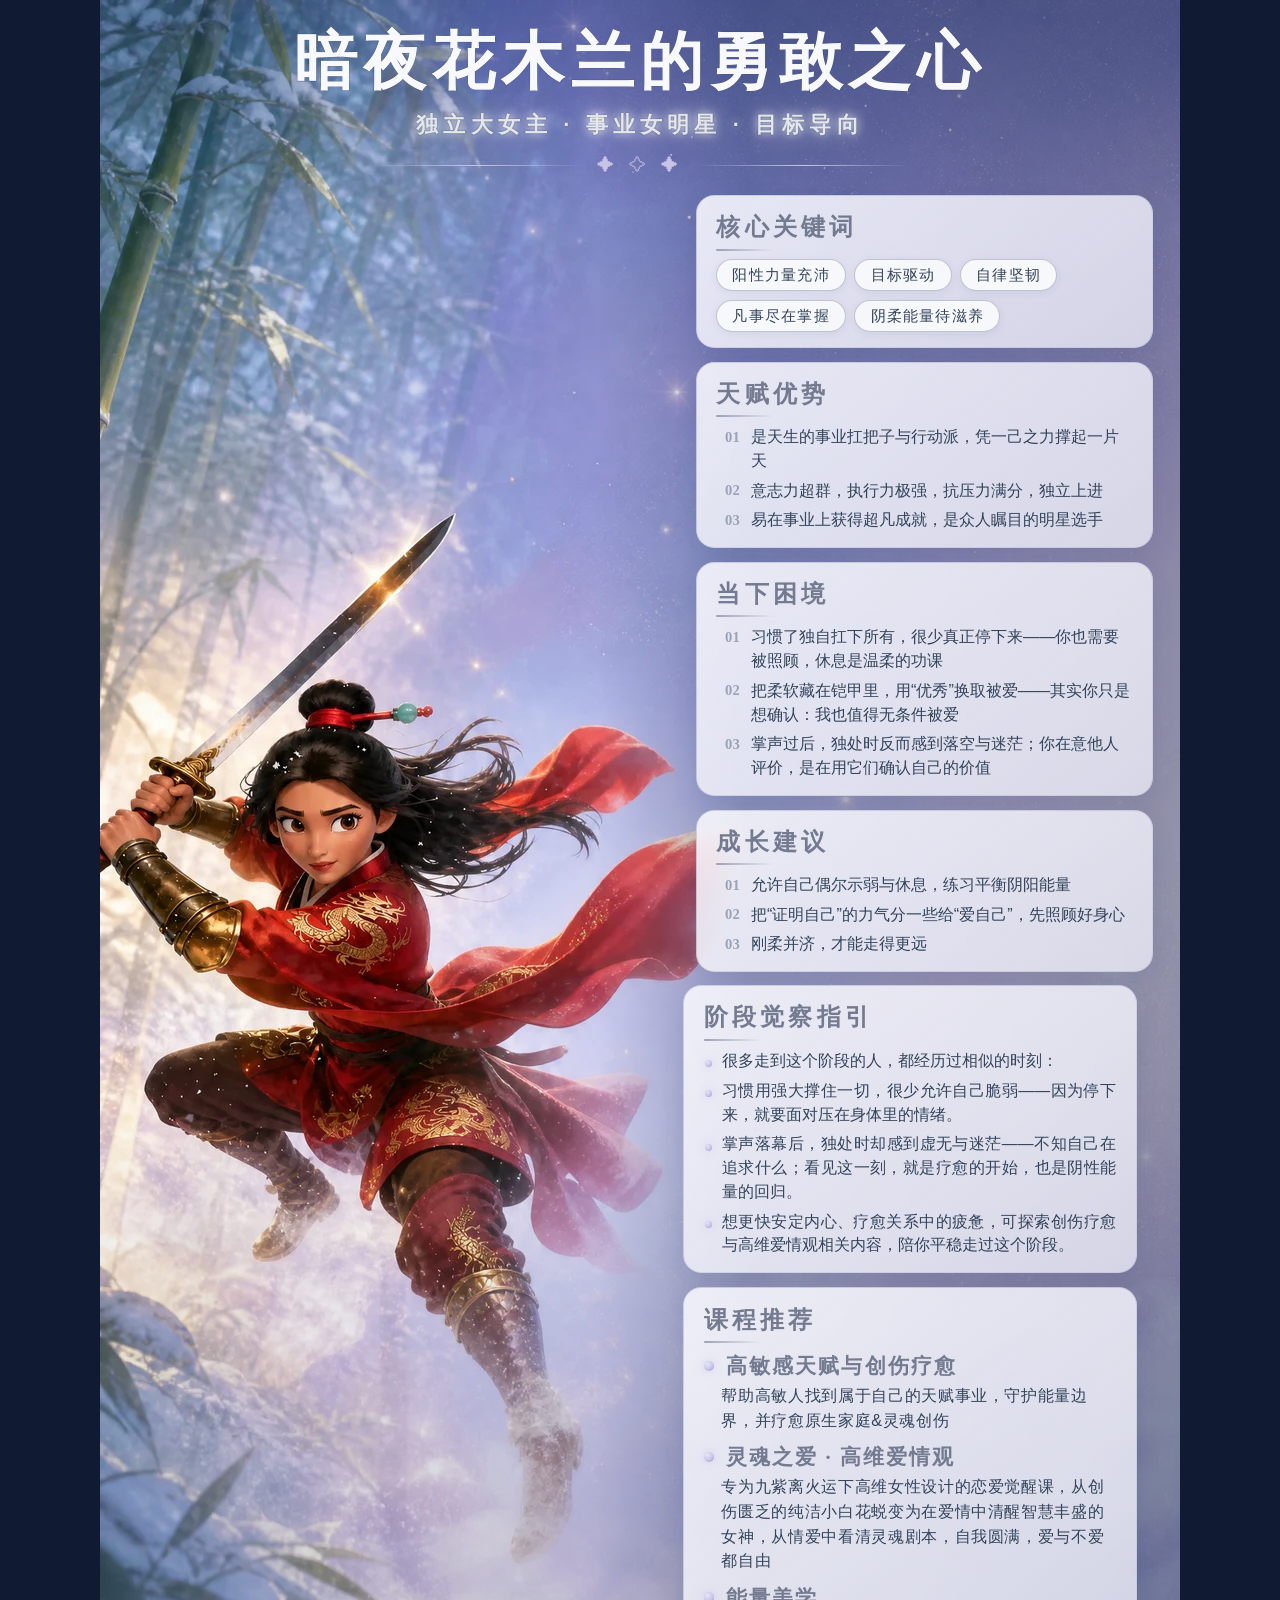
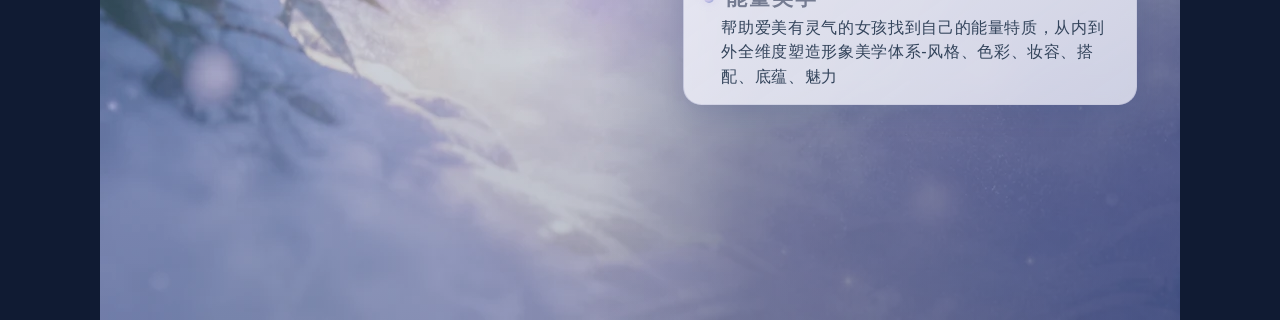
<file: report-mulan.html>
<!DOCTYPE html>
<html lang="zh-CN">
<head>
<meta charset="UTF-8">
<meta name="viewport" content="width=device-width, initial-scale=1">
<meta name="robots" content="noindex, nofollow">
<title>暗夜花木兰的勇敢之心 · 人格画像报告</title>
<style>
html, body { margin: 0; background: #fff; }
.report-viewer { width: min(100%, 1080px); margin: auto; overflow: hidden; }
iframe { display: block; width: 1080px; height: 1920px; border: 0; transform-origin: top left; }
</style>
</head>
<body>
<main class="report-viewer" aria-label="暗夜花木兰的勇敢之心 · 人格画像报告">
<iframe title="暗夜花木兰的勇敢之心 · 人格画像报告" width="1080" height="1920" scrolling="no" srcdoc="&lt;!DOCTYPE html&gt;
&lt;html lang=&quot;zh-CN&quot;&gt;
&lt;head&gt;
&lt;meta name=&quot;robots&quot; content=&quot;noindex, nofollow&quot;&gt;
&lt;script&gt;
window.contextInfo = {&quot;files&quot;:[],&quot;materials&quot;:[],&quot;crafts&quot;:[]};
// 处理锚点链接跳转（srcDoc iframe 中锚点链接默认行为不正确）
document.addEventListener('click', function(e) {
  var anchor = e.target.closest('a');
  if (anchor) {
    var href = anchor.getAttribute('href');
    if (href &amp;&amp; href.startsWith('#')) {
      e.preventDefault();
      var targetId = href.slice(1);
      var target = document.getElementById(targetId);
      if (target) {
        target.scrollIntoView({ behavior: 'smooth' });
      }
    }
  }
});
&lt;/script&gt;
&lt;meta charset=&quot;UTF-8&quot;&gt;
&lt;meta name=&quot;viewport&quot; content=&quot;width=device-width, initial-scale=1.0&quot;&gt;
&lt;meta name=&quot;description&quot; content=&quot;暗夜花木兰的勇敢之心 · 人格画像报告，未来仙灵风心理成长报告&quot;&gt;
&lt;title&gt;暗夜花木兰的勇敢之心 · 人格画像报告&lt;/title&gt;
&lt;style&gt;
  :root{
    --gold:#C9C3E8;
    --gold-deep:#747B91;
    --pink:#7A93C9;
    --text:#33445B;
    --num:#9AA2B5;
  }
  *{margin:0;padding:0;box-sizing:border-box;}
  html,body{background:#101B33;}
  body{
    font-family:'HarmonyOS Sans SC','PingFang SC','Microsoft YaHei','Noto Sans SC',sans-serif;
    -webkit-font-smoothing:antialiased;
  }
  .poster{
    container-type:inline-size;
    width:min(1080px,100vw);
    margin:0 auto;
    position:relative;
    background:linear-gradient(180deg,#DFE9F6 0%,#C4D6EC 48%,#9BB3D8 100%);
  }
  .scene{
    position:absolute;top:0;left:0;width:100%;
    aspect-ratio:9/16;
    background:url('[data-uri]') center/cover no-repeat;
  }
  .scene::after{
    content:'';
    position:absolute;inset:0;pointer-events:none;
    background:linear-gradient(90deg,rgba(22,42,84,0) 0%,rgba(22,42,84,0) 46%,rgba(22,42,84,.3) 60%,rgba(22,42,84,.44) 100%),
               linear-gradient(180deg,rgba(22,42,84,.32) 0%,rgba(22,42,84,0) 11%,rgba(22,42,84,0) 56%,rgba(22,42,84,.3) 100%);
  }
  /* 桌面端：整幅长图海报固定 9:16，场景铺满 */
  @media (min-width:700px){
    .poster{aspect-ratio:9/16;overflow:hidden;}
    .scene{inset:0;width:100%;height:100%;aspect-ratio:auto;}
  }
  .content{
    position:relative;z-index:2;
    display:flex;flex-direction:column;
    padding:clamp(13px,2.4cqw,32px) clamp(18px,4cqw,50px) clamp(10px,1.8cqw,24px);
  }
  /* ---------- 标题区：全横 深灰蓝+白晕 ---------- */
  .hd{flex:0 0 auto;width:100%;display:flex;flex-direction:column;align-items:center;text-align:center;}
  h1{
    font-family:'Noto Serif SC','Source Han Serif SC','Songti SC','STSong','SimSun',serif;
    font-weight:700;
    font-size:clamp(26px,5.8cqw,73px);
    letter-spacing:.1em;
    line-height:1.16;
    white-space:nowrap;
    color:#F8F9FF;
    -webkit-text-stroke:0.6px rgba(53,66,104,.8);
    paint-order:stroke fill;
    text-shadow:none;
  }
  .sub{
    margin-top:clamp(7px,1.1cqw,15px);
    font-size:clamp(14px,2cqw,25px);
    letter-spacing:.24em;
    color:#E4E6EA;
    font-weight:600;
    text-shadow:
      0 0 2px rgba(23,42,84,.55),
      0 0 8px rgba(255,255,255,.85),
      0 0 22px rgba(255,255,255,.5);
  }
  .divider{
    display:flex;align-items:center;gap:clamp(8px,1.2cqw,14px);
    color:var(--gold);
    margin:clamp(10px,1.4cqw,18px) auto clamp(4px,.6cqw,8px);
    width:min(56%,50cqw);
  }
  .divider::before,.divider::after{content:'';height:1px;flex:1;background:linear-gradient(90deg,transparent,var(--gold),transparent);}
  .divider span{font-size:clamp(12px,1.6cqw,20px);letter-spacing:.3em;}
  /* ---------- 上部：左人物大留白 右文字列 ---------- */
  .upper{flex:1;min-height:0;display:grid;grid-template-columns:54% 46%;gap:clamp(10px,1.5cqw,20px);margin-top:clamp(8px,1.2cqw,15px);}
  .artcol{min-width:0;}
  .textcol{display:flex;flex-direction:column;justify-content:center;gap:clamp(8px,1.25cqw,15px);min-height:0;}
  /* ---------- 下部：右下两卡片，露出左下人物 ---------- */
  .lower{flex:0 0 auto;display:flex;flex-direction:column;align-items:flex-end;gap:clamp(9px,1.3cqw,15px);margin-top:clamp(8px,1.2cqw,15px);}
  .lower .card{width:min(100%,42cqw);}
  /* ---------- 卡片 ---------- */
  .card{
    background:linear-gradient(145deg,rgba(246,246,252,.9),rgba(233,234,246,.8));
    backdrop-filter:blur(12px) saturate(1.08);
    -webkit-backdrop-filter:blur(12px) saturate(1.08);
    border:1px solid rgba(168,170,202,.4);
    border-radius:clamp(11px,1.7cqw,21px);
    padding:clamp(9px,1.4cqw,18px) clamp(12px,1.8cqw,23px);
    box-shadow:0 10px 24px rgba(22,59,112,.12);
  }
  .card h2{
    font-family:'Noto Serif SC','Source Han Serif SC','Songti SC','STSong','SimSun',serif;
    font-weight:700;
    font-size:clamp(14px,2.2cqw,27px);
    color:var(--gold-deep);
    letter-spacing:.18em;
    position:relative;
    padding-bottom:.32em;
  }
  .card h2::after{
    content:'';
    position:absolute;left:0;bottom:0;
    width:2.4em;height:2px;border-radius:2px;
    background:linear-gradient(90deg,var(--gold-deep),transparent);
    opacity:.65;
  }
  .list{list-style:none;margin-top:clamp(5px,.75cqw,10px);display:flex;flex-direction:column;gap:clamp(3px,.5cqw,7px);}
  .list li{
    display:flex;gap:.7em;
    line-height:1.48;
    color:var(--text);
    font-weight:400;
    font-size:clamp(12px,1.5cqw,18px);
  }
  .list li .no{
    font-family:'Noto Serif SC','Source Han Serif SC','Songti SC','STSong','SimSun',serif;
    color:var(--num);
    font-weight:600;
    font-size:.9em;
    min-width:1.6em;text-align:right;flex-shrink:0;
    padding-top:.1em;
  }
  .keywords{display:flex;flex-wrap:wrap;gap:clamp(5px,.8cqw,10px);margin-top:clamp(5px,.75cqw,10px);}
  .keywords span{
    border:1px solid rgba(154,162,181,.6);
    border-radius:999px;
    padding:.34em 1em;
    font-size:clamp(11.5px,1.4cqw,16.5px);
    color:var(--text);
    background:rgba(250,251,253,.9);
    letter-spacing:.08em;
    font-weight:400;
    white-space:nowrap;
    box-shadow:0 2px 8px rgba(22,59,112,.07);
  }
  .insight{margin-top:clamp(5px,.75cqw,10px);}
  .insight p{
    position:relative;
    padding-left:1.15em;
    margin-top:clamp(3.5px,.55cqw,7px);
    line-height:1.5;
    color:var(--text);
    font-weight:400;
    font-size:clamp(11.8px,1.47cqw,18px);
    text-align:justify;
  }
  .insight p::before{
    content:'';
    position:absolute;left:.1em;top:.72em;
    width:.44em;height:.44em;border-radius:50%;
    background:radial-gradient(circle at 35% 30%,#DCE6F6,var(--gold) 55%,var(--pink));
    box-shadow:0 0 8px rgba(201,195,232,.7);
  }
  .courses .clist{margin-top:clamp(5px,.8cqw,10px);display:flex;flex-direction:column;gap:clamp(7px,1cqw,13px);}
  .course{display:flex;flex-direction:column;gap:clamp(2px,.3cqw,4px);}
  .course .cname{
    font-family:'Noto Serif SC','Source Han Serif SC','Songti SC','STSong','SimSun',serif;
    color:var(--gold-deep);
    font-weight:700;
    font-size:clamp(13px,1.9cqw,24px);
    letter-spacing:.1em;
    display:flex;align-items:center;
  }
  .course .cname::before{
    content:'';
    width:.5em;height:.5em;border-radius:50%;flex-shrink:0;
    background:radial-gradient(circle at 35% 30%,#E2E9F7,var(--gold) 55%,var(--pink));
    box-shadow:0 0 8px rgba(201,195,232,.7);
    margin-right:.6em;
  }
  .course .cdesc{
    color:var(--text);
    font-size:clamp(11.8px,1.5cqw,18px);
    font-weight:400;
    letter-spacing:.04em;
    line-height:1.52;
    padding-left:1.1em;
  }
  /* ---------- 窄屏 ---------- */
  @media (max-width:699px){
    .poster{aspect-ratio:auto;min-height:100svh;}
    h1{white-space:normal;font-size:clamp(22px,6.8vw,41px);letter-spacing:.05em;}
    .upper{grid-template-columns:36% 64%;}
    .textcol{justify-content:flex-start;padding-bottom:clamp(12px,3vw,22px);}
    .lower{align-items:stretch;}
    .lower .card{width:100%;}
  }
&lt;/style&gt;
&lt;/head&gt;
&lt;body&gt;
&lt;div class=&quot;poster&quot;&gt;
  &lt;div class=&quot;scene&quot; aria-hidden=&quot;true&quot;&gt;&lt;/div&gt;
  &lt;div class=&quot;content&quot;&gt;
    &lt;header class=&quot;hd&quot;&gt;
      &lt;h1&gt;暗夜花木兰的勇敢之心&lt;/h1&gt;
      &lt;p class=&quot;sub&quot;&gt;独立大女主 · 事业女明星 · 目标导向&lt;/p&gt;
      &lt;div class=&quot;divider&quot;&gt;&lt;span&gt;✦ ✧ ✦&lt;/span&gt;&lt;/div&gt;
    &lt;/header&gt;

    &lt;main class=&quot;upper&quot;&gt;
      &lt;div class=&quot;artcol&quot; aria-hidden=&quot;true&quot;&gt;&lt;/div&gt;
      &lt;div class=&quot;textcol&quot;&gt;
        &lt;section class=&quot;card&quot;&gt;
          &lt;h2&gt;核心关键词&lt;/h2&gt;
          &lt;div class=&quot;keywords&quot;&gt;
            &lt;span&gt;阳性力量充沛&lt;/span&gt;&lt;span&gt;目标驱动&lt;/span&gt;&lt;span&gt;自律坚韧&lt;/span&gt;&lt;span&gt;凡事尽在掌握&lt;/span&gt;&lt;span&gt;阴柔能量待滋养&lt;/span&gt;
          &lt;/div&gt;
        &lt;/section&gt;

        &lt;section class=&quot;card&quot;&gt;
          &lt;h2&gt;天赋优势&lt;/h2&gt;
          &lt;ul class=&quot;list&quot;&gt;
            &lt;li&gt;&lt;span class=&quot;no&quot;&gt;01&lt;/span&gt;&lt;span&gt;是天生的事业扛把子与行动派，凭一己之力撑起一片天&lt;/span&gt;&lt;/li&gt;
            &lt;li&gt;&lt;span class=&quot;no&quot;&gt;02&lt;/span&gt;&lt;span&gt;意志力超群，执行力极强，抗压力满分，独立上进&lt;/span&gt;&lt;/li&gt;
            &lt;li&gt;&lt;span class=&quot;no&quot;&gt;03&lt;/span&gt;&lt;span&gt;易在事业上获得超凡成就，是众人瞩目的明星选手&lt;/span&gt;&lt;/li&gt;
          &lt;/ul&gt;
        &lt;/section&gt;

        &lt;section class=&quot;card&quot;&gt;
          &lt;h2&gt;当下困境&lt;/h2&gt;
          &lt;ul class=&quot;list&quot;&gt;
            &lt;li&gt;&lt;span class=&quot;no&quot;&gt;01&lt;/span&gt;&lt;span&gt;习惯了独自扛下所有，很少真正停下来——你也需要被照顾，休息是温柔的功课&lt;/span&gt;&lt;/li&gt;
            &lt;li&gt;&lt;span class=&quot;no&quot;&gt;02&lt;/span&gt;&lt;span&gt;把柔软藏在铠甲里，用“优秀”换取被爱——其实你只是想确认：我也值得无条件被爱&lt;/span&gt;&lt;/li&gt;
            &lt;li&gt;&lt;span class=&quot;no&quot;&gt;03&lt;/span&gt;&lt;span&gt;掌声过后，独处时反而感到落空与迷茫；你在意他人评价，是在用它们确认自己的价值&lt;/span&gt;&lt;/li&gt;
          &lt;/ul&gt;
        &lt;/section&gt;

        &lt;section class=&quot;card&quot;&gt;
          &lt;h2&gt;成长建议&lt;/h2&gt;
          &lt;ul class=&quot;list&quot;&gt;
            &lt;li&gt;&lt;span class=&quot;no&quot;&gt;01&lt;/span&gt;&lt;span&gt;允许自己偶尔示弱与休息，练习平衡阴阳能量&lt;/span&gt;&lt;/li&gt;
            &lt;li&gt;&lt;span class=&quot;no&quot;&gt;02&lt;/span&gt;&lt;span&gt;把“证明自己”的力气分一些给“爱自己”，先照顾好身心&lt;/span&gt;&lt;/li&gt;
            &lt;li&gt;&lt;span class=&quot;no&quot;&gt;03&lt;/span&gt;&lt;span&gt;刚柔并济，才能走得更远&lt;/span&gt;&lt;/li&gt;
          &lt;/ul&gt;
        &lt;/section&gt;
      &lt;/div&gt;
    &lt;/main&gt;

    &lt;footer class=&quot;lower&quot;&gt;
      &lt;section class=&quot;card&quot;&gt;
        &lt;h2&gt;阶段觉察指引&lt;/h2&gt;
        &lt;div class=&quot;insight&quot;&gt;
          &lt;p&gt;很多走到这个阶段的人，都经历过相似的时刻：&lt;/p&gt;
          &lt;p&gt;习惯用强大撑住一切，很少允许自己脆弱——因为停下来，就要面对压在身体里的情绪。&lt;/p&gt;
          &lt;p&gt;掌声落幕后，独处时却感到虚无与迷茫——不知自己在追求什么；看见这一刻，就是疗愈的开始，也是阴性能量的回归。&lt;/p&gt;
          &lt;p&gt;想更快安定内心、疗愈关系中的疲惫，可探索创伤疗愈与高维爱情观相关内容，陪你平稳走过这个阶段。&lt;/p&gt;
        &lt;/div&gt;
      &lt;/section&gt;

      &lt;section class=&quot;card courses&quot;&gt;
        &lt;h2&gt;课程推荐&lt;/h2&gt;
        &lt;div class=&quot;clist&quot;&gt;
          &lt;div class=&quot;course&quot;&gt;&lt;span class=&quot;cname&quot;&gt;高敏感天赋与创伤疗愈&lt;/span&gt;&lt;span class=&quot;cdesc&quot;&gt;帮助高敏人找到属于自己的天赋事业，守护能量边界，并疗愈原生家庭&amp;amp;灵魂创伤&lt;/span&gt;&lt;/div&gt;
          &lt;div class=&quot;course&quot;&gt;&lt;span class=&quot;cname&quot;&gt;灵魂之爱 · 高维爱情观&lt;/span&gt;&lt;span class=&quot;cdesc&quot;&gt;专为九紫离火运下高维女性设计的恋爱觉醒课，从创伤匮乏的纯洁小白花蜕变为在爱情中清醒智慧丰盛的女神，从情爱中看清灵魂剧本，自我圆满，爱与不爱都自由&lt;/span&gt;&lt;/div&gt;
          &lt;div class=&quot;course&quot;&gt;&lt;span class=&quot;cname&quot;&gt;能量美学&lt;/span&gt;&lt;span class=&quot;cdesc&quot;&gt;帮助爱美有灵气的女孩找到自己的能量特质，从内到外全维度塑造形象美学体系-风格、色彩、妆容、搭配、底蕴、魅力&lt;/span&gt;&lt;/div&gt;
        &lt;/div&gt;
      &lt;/section&gt;
    &lt;/footer&gt;
  &lt;/div&gt;
&lt;/div&gt;
&lt;/body&gt;
&lt;/html&gt;
"></iframe>
</main>
<script>
(() => {
  const viewer = document.querySelector(".report-viewer");
  const frame = document.querySelector("iframe");
  let height = 1920;
  function fit() {
    const scale = viewer.clientWidth / 1080;
    frame.style.transform = "scale(" + scale + ")";
    viewer.style.height = height * scale + "px";
  }
  frame.addEventListener("load", () => {
    const doc = frame.contentDocument;
    const poster = doc.querySelector(".poster");
    function measure() {
      height = Math.ceil(Math.max(poster.getBoundingClientRect().height, poster.scrollHeight));
      frame.style.height = height + "px";
      document.body.style.background = frame.contentWindow.getComputedStyle(doc.body).backgroundColor;
      fit();
    }
    new ResizeObserver(measure).observe(poster);
    doc.fonts.ready.then(measure);
    measure();
  });
  new ResizeObserver(fit).observe(viewer);
  fit();
})();
</script>
</body>
</html>
</file>
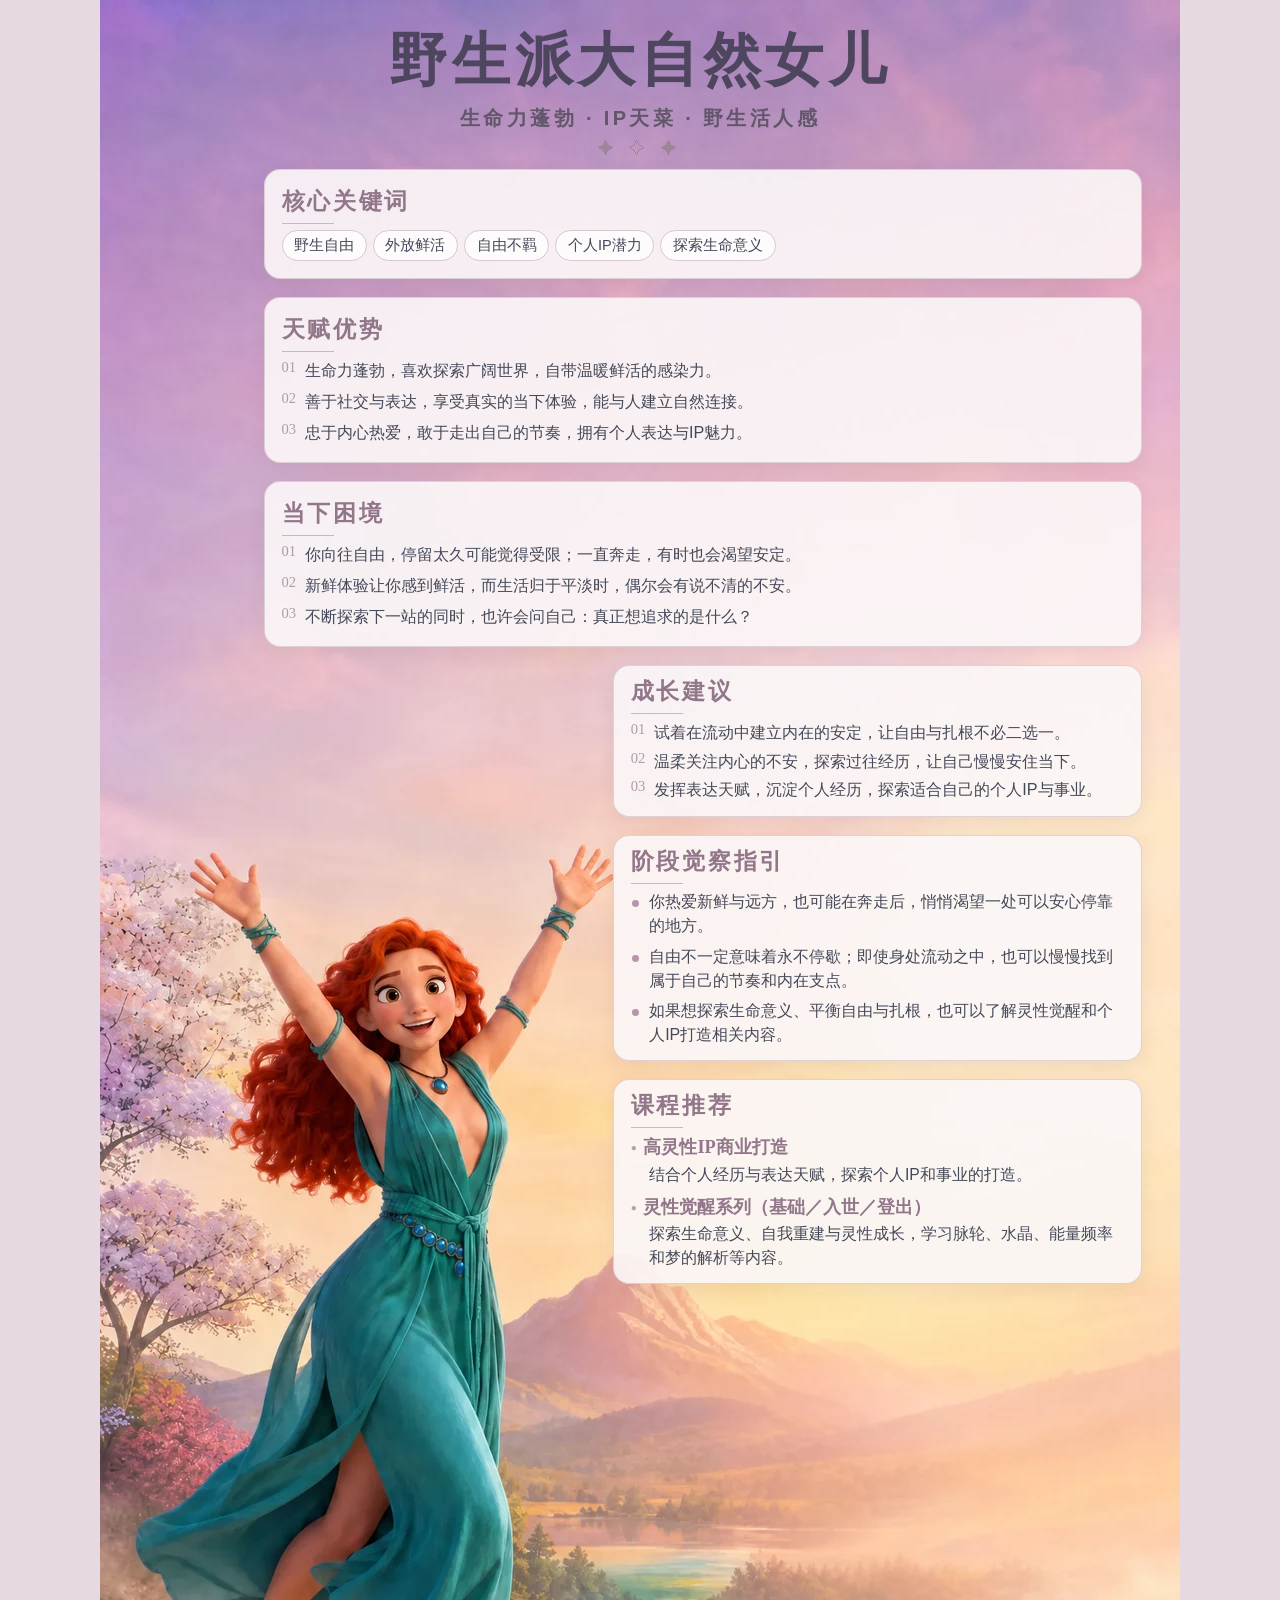
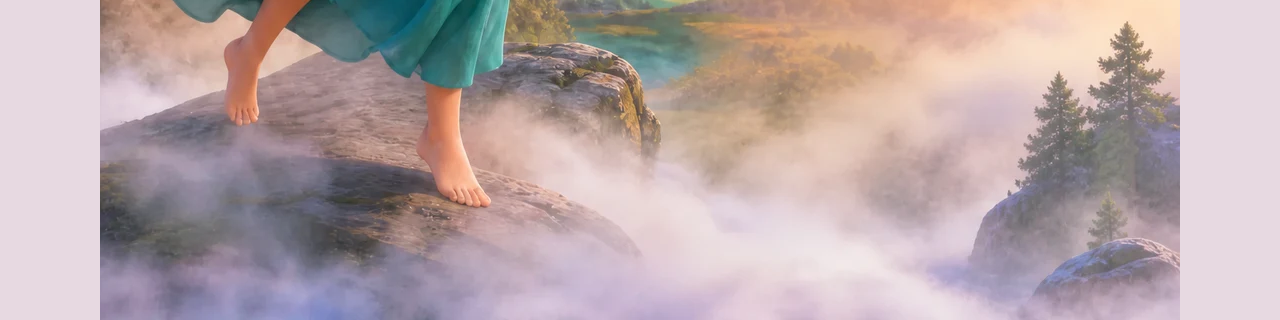
<file: report-nature.html>
<!DOCTYPE html>
<html lang="zh-CN">
<head>
<meta charset="UTF-8">
<meta name="viewport" content="width=device-width, initial-scale=1">
<meta name="robots" content="noindex, nofollow">
<title>野生派大自然女儿 · 人格画像报告</title>
<style>
html, body { margin: 0; background: #fff; }
.report-viewer { width: min(100%, 1080px); margin: auto; overflow: hidden; }
iframe { display: block; width: 1080px; height: 1920px; border: 0; transform-origin: top left; }
</style>
</head>
<body>
<main class="report-viewer" aria-label="野生派大自然女儿 · 人格画像报告">
<iframe title="野生派大自然女儿 · 人格画像报告" width="1080" height="1920" scrolling="no" srcdoc="&lt;!DOCTYPE html&gt;
&lt;html lang=&quot;zh-CN&quot;&gt;
&lt;head&gt;
&lt;meta name=&quot;robots&quot; content=&quot;noindex, nofollow&quot;&gt;
&lt;script&gt;
window.contextInfo = {&quot;files&quot;:[],&quot;materials&quot;:[],&quot;crafts&quot;:[]};
// 处理锚点链接跳转（srcDoc iframe 中锚点链接默认行为不正确）
document.addEventListener('click', function(e) {
  var anchor = e.target.closest('a');
  if (anchor) {
    var href = anchor.getAttribute('href');
    if (href &amp;&amp; href.startsWith('#')) {
      e.preventDefault();
      var targetId = href.slice(1);
      var target = document.getElementById(targetId);
      if (target) {
        target.scrollIntoView({ behavior: 'smooth' });
      }
    }
  }
});
&lt;/script&gt;
&lt;meta charset=&quot;utf-8&quot;&gt;&lt;meta name=&quot;viewport&quot; content=&quot;width=device-width,initial-scale=1&quot;&gt;
&lt;meta name=&quot;description&quot; content=&quot;野生派大自然女儿人格画像报告&quot;&gt;
&lt;title&gt;野生派大自然女儿 · 人格画像报告&lt;/title&gt;
&lt;style&gt;
*{box-sizing:border-box}html,body{margin:0}body{background:#e7d9e1;color:#454958;font-family:'PingFang SC','Microsoft YaHei',sans-serif;-webkit-font-smoothing:antialiased}.poster{container-type:inline-size;position:relative;isolation:isolate;width:min(100%,1080px);min-height:177.778cqw;aspect-ratio:9/16;margin:auto;background:#efdfe9}.scene{position:absolute;z-index:-1;top:0;left:0;width:100%;aspect-ratio:9/16;background:#eadce6 url('[data-uri]') top center/100% 100% no-repeat}.heading{text-align:center;padding:2.4cqw 3cqw 0}.heading h1{margin:0;color:#4d465e;font:700 clamp(22px,5.4cqw,60px)/1.2 'Noto Serif SC','Songti SC','SimSun',serif;letter-spacing:.08em;white-space:nowrap;text-shadow:none}.heading p{margin:.8cqw 0 0;color:#62576a;font-size:clamp(12px,1.85cqw,20px);font-weight:600;letter-spacing:.17em}.ornament{margin:.8cqw 0 .5cqw;color:#9f859a;font-size:clamp(11px,1.5cqw,16px);letter-spacing:.35em}.cards{position:relative;display:flex;flex-direction:column;gap:1.15cqw;width:49%;margin:1cqw 3.5% 3cqw auto}.card{padding:1.1cqw 1.55cqw 1.25cqw;border:1px solid rgba(201,178,189,.55);border-radius:1.5cqw;background:rgba(251,247,248,.91);box-shadow:0 6px 18px rgba(113,76,92,.09)}.card:nth-child(-n+2){width:166%;align-self:flex-end}.card h2{margin:0 0 .6cqw;color:#92778a;font:700 clamp(14px,2.1cqw,23px)/1.25 'Noto Serif SC','Songti SC','SimSun',serif;letter-spacing:.12em}.card h2:after{display:block;content:'';width:2.3em;height:1px;margin-top:.3em;background:#cbb7c3}.tags{display:flex;flex-wrap:wrap;gap:.55cqw}.tag{border:1px solid #d7c7d0;background:rgba(255,255,255,.78);border-radius:99px;padding:.32em .8em;font-size:clamp(11px,1.35cqw,15px);white-space:nowrap}ul{list-style:none;margin:0;padding:0;display:grid;gap:.45cqw}li{display:flex;gap:.55em;font-size:clamp(12px,1.5cqw,16.5px);line-height:1.48}.num{color:#b09baa;flex:none;font:400 .9em Georgia,serif}.insight p{position:relative;padding-left:1.15em;margin:.4em 0 0;font-size:clamp(12px,1.48cqw,16px);line-height:1.5}.insight p:before{content:'';position:absolute;left:.08em;top:.64em;width:.43em;height:.43em;border-radius:50%;background:#b995aa}.course+.course{margin-top:.8cqw}.course h3{font:700 clamp(13px,1.7cqw,19px)/1.35 'Noto Serif SC','Songti SC','SimSun',serif;color:#92778a;margin:0}.course h3:before{content:'●';font-size:.55em;vertical-align:.18em;margin-right:.65em;color:#bd9caf}.course p{font-size:clamp(12px,1.46cqw,16px);line-height:1.48;margin:.2em 0 0 1.15em}
@media(max-width:699px){.poster{aspect-ratio:auto;min-height:0}.heading{padding:5vw 3vw 0}.heading h1{font-size:clamp(21px,5.8vw,38px);letter-spacing:.03em}.heading p{font-size:clamp(11px,2.7vw,17px);letter-spacing:.08em}.ornament{margin:2vw 0}.cards{width:auto;margin:calc(177.778vw - 22vw) 4vw 0;padding-bottom:5vw;gap:3vw}.card,.card:nth-child(-n+2){width:100%;padding:14px 16px;border-radius:14px;background:rgba(252,248,249,.97)}.card h2{font-size:18px;margin-bottom:9px}.tags{gap:6px}.tag{font-size:13px}ul{gap:7px}li,.insight p,.course p{font-size:14px;line-height:1.6}.course h3{font-size:16px}.course+.course{margin-top:10px}}
.scene{z-index:0;pointer-events:none}.heading,.cards{position:relative;z-index:1}
@media(min-width:700px){
  .cards{gap:1.65cqw}
  .cards&gt;.card:nth-child(-n+3){width:166%;align-self:flex-end;padding-top:1.65cqw;padding-bottom:1.65cqw}
  .cards&gt;.card:nth-child(-n+3) ul{gap:.65cqw}
}
&lt;/style&gt;&lt;/head&gt;
&lt;body&gt;&lt;article class=&quot;poster&quot;&gt;&lt;div class=&quot;scene&quot; aria-hidden=&quot;true&quot;&gt;&lt;/div&gt;
&lt;header class=&quot;heading&quot;&gt;&lt;h1&gt;野生派大自然女儿&lt;/h1&gt;&lt;p&gt;生命力蓬勃 · IP天菜 · 野生活人感&lt;/p&gt;&lt;div class=&quot;ornament&quot; aria-hidden=&quot;true&quot;&gt;✦ ✧ ✦&lt;/div&gt;&lt;/header&gt;
&lt;main class=&quot;cards&quot;&gt;
&lt;section class=&quot;card&quot;&gt;&lt;h2&gt;核心关键词&lt;/h2&gt;&lt;div class=&quot;tags&quot;&gt;&lt;span class=&quot;tag&quot;&gt;野生自由&lt;/span&gt;&lt;span class=&quot;tag&quot;&gt;外放鲜活&lt;/span&gt;&lt;span class=&quot;tag&quot;&gt;自由不羁&lt;/span&gt;&lt;span class=&quot;tag&quot;&gt;个人IP潜力&lt;/span&gt;&lt;span class=&quot;tag&quot;&gt;探索生命意义&lt;/span&gt;&lt;/div&gt;&lt;/section&gt;
&lt;section class=&quot;card&quot;&gt;&lt;h2&gt;天赋优势&lt;/h2&gt;&lt;ul&gt;&lt;li&gt;&lt;span class=&quot;num&quot;&gt;01&lt;/span&gt;&lt;span&gt;生命力蓬勃，喜欢探索广阔世界，自带温暖鲜活的感染力。&lt;/span&gt;&lt;/li&gt;&lt;li&gt;&lt;span class=&quot;num&quot;&gt;02&lt;/span&gt;&lt;span&gt;善于社交与表达，享受真实的当下体验，能与人建立自然连接。&lt;/span&gt;&lt;/li&gt;&lt;li&gt;&lt;span class=&quot;num&quot;&gt;03&lt;/span&gt;&lt;span&gt;忠于内心热爱，敢于走出自己的节奏，拥有个人表达与IP魅力。&lt;/span&gt;&lt;/li&gt;&lt;/ul&gt;&lt;/section&gt;
&lt;section class=&quot;card&quot;&gt;&lt;h2&gt;当下困境&lt;/h2&gt;&lt;ul&gt;&lt;li&gt;&lt;span class=&quot;num&quot;&gt;01&lt;/span&gt;&lt;span&gt;你向往自由，停留太久可能觉得受限；一直奔走，有时也会渴望安定。&lt;/span&gt;&lt;/li&gt;&lt;li&gt;&lt;span class=&quot;num&quot;&gt;02&lt;/span&gt;&lt;span&gt;新鲜体验让你感到鲜活，而生活归于平淡时，偶尔会有说不清的不安。&lt;/span&gt;&lt;/li&gt;&lt;li&gt;&lt;span class=&quot;num&quot;&gt;03&lt;/span&gt;&lt;span&gt;不断探索下一站的同时，也许会问自己：真正想追求的是什么？&lt;/span&gt;&lt;/li&gt;&lt;/ul&gt;&lt;/section&gt;
&lt;section class=&quot;card&quot;&gt;&lt;h2&gt;成长建议&lt;/h2&gt;&lt;ul&gt;&lt;li&gt;&lt;span class=&quot;num&quot;&gt;01&lt;/span&gt;&lt;span&gt;试着在流动中建立内在的安定，让自由与扎根不必二选一。&lt;/span&gt;&lt;/li&gt;&lt;li&gt;&lt;span class=&quot;num&quot;&gt;02&lt;/span&gt;&lt;span&gt;温柔关注内心的不安，探索过往经历，让自己慢慢安住当下。&lt;/span&gt;&lt;/li&gt;&lt;li&gt;&lt;span class=&quot;num&quot;&gt;03&lt;/span&gt;&lt;span&gt;发挥表达天赋，沉淀个人经历，探索适合自己的个人IP与事业。&lt;/span&gt;&lt;/li&gt;&lt;/ul&gt;&lt;/section&gt;
&lt;section class=&quot;card insight&quot;&gt;&lt;h2&gt;阶段觉察指引&lt;/h2&gt;&lt;p&gt;你热爱新鲜与远方，也可能在奔走后，悄悄渴望一处可以安心停靠的地方。&lt;/p&gt;&lt;p&gt;自由不一定意味着永不停歇；即使身处流动之中，也可以慢慢找到属于自己的节奏和内在支点。&lt;/p&gt;&lt;p&gt;如果想探索生命意义、平衡自由与扎根，也可以了解灵性觉醒和个人IP打造相关内容。&lt;/p&gt;&lt;/section&gt;
&lt;section class=&quot;card&quot;&gt;&lt;h2&gt;课程推荐&lt;/h2&gt;&lt;div class=&quot;course&quot;&gt;&lt;h3&gt;高灵性IP商业打造&lt;/h3&gt;&lt;p&gt;结合个人经历与表达天赋，探索个人IP和事业的打造。&lt;/p&gt;&lt;/div&gt;&lt;div class=&quot;course&quot;&gt;&lt;h3&gt;灵性觉醒系列（基础／入世／登出）&lt;/h3&gt;&lt;p&gt;探索生命意义、自我重建与灵性成长，学习脉轮、水晶、能量频率和梦的解析等内容。&lt;/p&gt;&lt;/div&gt;&lt;/section&gt;
&lt;/main&gt;&lt;/article&gt;&lt;/body&gt;&lt;/html&gt;"></iframe>
</main>
<script>
(() => {
  const viewer = document.querySelector(".report-viewer");
  const frame = document.querySelector("iframe");
  let height = 1920;
  function fit() {
    const scale = viewer.clientWidth / 1080;
    frame.style.transform = "scale(" + scale + ")";
    viewer.style.height = height * scale + "px";
  }
  frame.addEventListener("load", () => {
    const doc = frame.contentDocument;
    const poster = doc.querySelector(".poster");
    function measure() {
      height = Math.ceil(Math.max(poster.getBoundingClientRect().height, poster.scrollHeight));
      frame.style.height = height + "px";
      document.body.style.background = frame.contentWindow.getComputedStyle(doc.body).backgroundColor;
      fit();
    }
    new ResizeObserver(measure).observe(poster);
    doc.fonts.ready.then(measure);
    measure();
  });
  new ResizeObserver(fit).observe(viewer);
  fit();
})();
</script>
</body>
</html>
</file>
<file: styles.css>
:root {
  color-scheme: light;
  font-family: "PingFang SC", "Microsoft YaHei", sans-serif;
  font-synthesis: none;
  color: #373237;
  background: #faf5f7;
  --pink: #a64164;
  --teal: #316b70;
  --muted: #8b7c85;
  --line: #e8dfe4;
}
* { box-sizing: border-box; }
body { margin: 0; min-width: 280px; letter-spacing: 0; }
button, input, textarea { font: inherit; }
button, a { touch-action: manipulation; -webkit-tap-highlight-color: transparent; }
button { cursor: pointer; }
button:disabled { cursor: default; }
a { color: inherit; }
[hidden] { display: none !important; }
:focus-visible { outline: 3px solid var(--teal); outline-offset: 4px; }
.visually-hidden { position: absolute; width: 1px; height: 1px; padding: 0; margin: -1px; overflow: hidden; clip-path: inset(50%); white-space: nowrap; }
.experience { max-width: 680px; margin: 32px auto 24px; background: #fff; }
.workspace { min-width: 0; width: 100%; padding: 36px 44px 30px; }
.start-view { height: 100svh; display: grid; grid-template-rows: minmax(0, 1fr) auto; background: #f7e7ef; }
.start-view > img { display: block; width: 100%; height: 100%; max-height: calc(100svh - 108px); object-fit: contain; min-height: 0; }
.start-actions { padding: 18px 28px 28px; text-align: center; }
.start-actions .primary-button { width: 100%; max-width: 360px; min-height: 52px; font-size: 16px; }
body[data-view="start"] .experience { margin: 0 auto; max-width: 580px; }
body[data-view="start"] .workspace, body[data-view="start"] .site-footer { display: none; }
.module-steps { display: grid; grid-template-columns: repeat(2, minmax(0, 1fr)); list-style: none; margin: 0; padding: 0; gap: 12px; }
.module-step { color: #a4969e; position: relative; text-align: center; font-size: 10px; line-height: 1.8; padding-top: 14px; }
.module-step::before { position: absolute; content: ""; width: 100%; height: 2px; top: 0; left: 0; background: #eee5e9; }
.module-step[data-status="current"] { color: var(--pink); font-weight: 600; }
.module-step[data-status="current"]::before { background: var(--pink); }
.module-step[data-status="done"] { color: var(--teal); }
.module-step[data-status="done"]::before { background: #83b5b5; }
.step-number { display: block; font-size: 10px; line-height: 1.4; font-variant-numeric: tabular-nums; margin-bottom: 3px; }
.progress-heading { display: flex; justify-content: space-between; align-items: center; gap: 14px; margin-top: 26px; }
.module-caption { color: var(--teal); font-size: 12px; line-height: 1.8; margin: 0; }
.total-count { font-size: 10px; white-space: nowrap; color: var(--muted); font-variant-numeric: tabular-nums; }
.progress-track { height: 4px; margin: 13px 0 30px; background: #f1e6ec; overflow: hidden; }
.progress-fill { height: 100%; width: 0; background: var(--pink); transition: width 180ms ease; }
.section-heading { display: flex; justify-content: space-between; align-items: center; gap: 16px; margin-bottom: 14px; }
.question-category { color: #8a7682; font-size: 11px; line-height: 1.8; margin: 0; }
.question-count { font-size: 11px; color: #9c8994; white-space: nowrap; font-variant-numeric: tabular-nums; }
fieldset { border: 0; margin: 0; padding: 0; min-width: 0; }
.question-title { font-size: 21px; font-weight: 500; line-height: 1.65; padding: 0; margin-bottom: 24px; width: 100%; overflow-wrap: anywhere; }
.question-title:focus, [tabindex="-1"]:focus { outline: none; }
.required-mark { color: #ce303c; font-weight: 600; margin-right: 6px; }
.question-number { font-variant-numeric: tabular-nums; }
.answer-options { display: grid; gap: 11px; }
.answer-option { position: relative; display: flex; align-items: flex-start; gap: 13px; border: 1px solid var(--line); background: #fff; border-radius: 5px; padding: 15px 16px; min-height: 58px; cursor: pointer; transition: border-color 150ms ease, background 150ms ease; }
.answer-option:hover { background: #fcf7fa; border-color: #c99fb1; }
.answer-option:has(input:checked) { background: #fcf0f5; border-color: #b15c7d; }
.answer-option:has(input:focus-visible) { outline: 2px solid var(--teal); outline-offset: 3px; }
.answer-option input { position: absolute; opacity: 0; width: 1px; height: 1px; }
.option-letter { display: grid; place-items: center; flex: 0 0 24px; height: 24px; margin-top: 1px; border: 1px solid #e2d5dd; color: #9e8895; border-radius: 50%; font-size: 10px; }
.answer-option:has(input:checked) .option-letter { color: #fff; background: var(--pink); border-color: var(--pink); }
.option-text { font-size: 13px; line-height: 1.85; overflow-wrap: anywhere; }
.quiz-actions { display: flex; align-items: center; justify-content: space-between; gap: 18px; margin-top: 25px; }
.primary-button { display: inline-flex; align-items: center; justify-content: center; min-height: 46px; border: 1px solid transparent; border-radius: 5px; padding: 12px 24px; background: var(--pink); color: #fff; text-align: center; text-decoration: none; font-size: 14px; font-weight: 500; line-height: 1.55; }
.primary-button:hover { background: #8f3554; }
.primary-button:disabled { background: #eee1e7; color: #a7919e; }
.text-button { min-height: 44px; border: 0; background: transparent; padding: 11px 0; color: #897781; font-size: 12px; line-height: 1.8; }
.text-button:hover { color: var(--pink); }
.text-button:disabled { color: #cbbfc6; }
.question-footnote { font-size: 10px; line-height: 1.8; color: #a18f9b; text-align: center; margin: 23px 0 0; }
.eyebrow { margin: 0 0 15px; color: var(--teal); font-size: 11px; line-height: 1.8; }
.supplement-view > h2 { font-size: 28px; line-height: 1.6; font-weight: 500; margin: 0; }
.supplement-description { font-size: 12px; color: var(--muted); line-height: 1.9; margin: 12px 0 28px; }
.supplement-field { padding: 0; margin: 0 0 25px; border: 0; }
.supplement-field > label:not(.check-option), .supplement-field > legend { display: block; margin: 0 0 12px; padding: 0; font-size: 13px; line-height: 1.8; font-weight: 500; }
.check-option { display: flex; align-items: flex-start; gap: 9px; margin-bottom: 8px; font-size: 12px; line-height: 1.85; cursor: pointer; }
.check-option input { accent-color: var(--pink); margin: 6px 0 0; flex-shrink: 0; width: 15px; height: 15px; }
textarea, input[type="text"] { width: 100%; min-height: 44px; border: 1px solid var(--line); border-radius: 4px; padding: 11px 12px; background: #fff; color: #373237; line-height: 1.8; font-size: 14px; }
textarea { min-height: 90px; resize: vertical; }
.supplement-actions { display: grid; justify-items: center; gap: 4px; }
.supplement-actions .primary-button { width: 100%; }
.supplement-field { border-bottom: 1px solid var(--line); padding-bottom: 22px; }
.contact-error { color: #a64164; font-size: 12px; line-height: 1.8; margin: 8px 0 0; }
.contact-error:empty { display: none; }
body[data-view="result"] .experience { display: block; max-width: 560px; margin-top: 18px; }
body[data-view="result"] .workspace { padding: 0; }
.result-intro { padding: 16px 20px 14px; text-align: center; }
.result-label { margin: 0 0 4px; color: var(--teal); font-size: 11px; line-height: 1.6; }
.result-intro h1 { margin: 0 0 6px; font-size: 20px; font-weight: 500; line-height: 1.5; color: var(--pink); overflow-wrap: anywhere; }
.result-trait { margin: 0; font-size: 12px; line-height: 1.8; color: #82717c; }
.report-figure { margin: 0; padding: 14px 20px; background: #f7edf1; }
.report-figure > img { display: block; width: 100%; max-width: 320px; height: auto; aspect-ratio: 1; object-fit: contain; margin: 0 auto; }
.full-report { background: #eff5f4; padding: 24px 28px 30px; text-align: center; }
.full-report > h2 { font-size: 24px; line-height: 1.55; font-weight: 500; margin: 0 0 8px; color: #375e62; }
.result-message { margin: 0 0 14px; font-size: 13px; line-height: 1.9; color: var(--pink); overflow-wrap: anywhere; }
.qr-figure { width: 228px; max-width: 100%; margin: 0 auto 18px; }
.qr-figure > img { display: block; width: 100%; height: auto; border: 1px solid #dce7e4; border-radius: 4px; }
.qr-figure figcaption { display: flex; align-items: center; justify-content: center; gap: 9px; text-align: left; margin-top: 14px; font-size: 13px; }
.qr-figure figcaption > img { border-radius: 50%; }
.contact-tag { display: block; color: #81928e; font-size: 10px; margin-top: 4px; }
.save-button { width: 228px; max-width: 100%; }
.view-card { display: block; margin: 0 auto; font-size: 11px; }
.save-status { margin: 8px 0 0; color: var(--muted); font-size: 11px; line-height: 1.8; }
.save-status:empty { display: none; }
.after-qr { border-top: 1px solid #dbe7e5; margin: 30px auto 0; padding-top: 27px; max-width: 400px; }
.after-qr h3 { color: #375e62; font-size: 20px; line-height: 1.65; font-weight: 500; margin: 0 0 9px; }
.after-qr p { color: #6c8584; font-size: 11px; line-height: 1.9; margin: 0; }
.after-qr strong { font-size: 13px; font-weight: 500; }
.report-teaser { position: relative; padding: 30px 26px 36px; background: #f9f2f5; text-align: center; }
.report-teaser p { color: #a0788c; font-size: 10px; letter-spacing: 0; margin: 0 0 13px; }
.report-teaser img { display: block; width: 100%; max-width: 360px; height: auto; margin: 0 auto; border: 1px solid #eadde4; box-shadow: 0 10px 25px rgb(116 80 100 / 10%); }
.report-teaser span { display: inline-block; margin-top: 24px; padding: 9px 15px; background: #a64164; color: #fff; font-size: 10px; line-height: 1.5; }
.report-actions { padding: 12px 20px; display: flex; flex-wrap: wrap; justify-content: center; gap: 8px 24px; }
.assessment-note { margin: 0; padding: 0 20px 22px; color: var(--muted); text-align: center; font-size: 10px; line-height: 1.8; }
.site-footer { max-width: 1160px; margin: 0 auto 25px; display: flex; justify-content: space-between; gap: 15px; font-size: 10px; line-height: 1.9; color: #a28d9a; padding: 0 3px; }
dialog { width: 350px; max-width: calc(100% - 40px); border: 1px solid var(--line); border-radius: 7px; padding: 28px; }
dialog::backdrop { background: rgb(46 34 42 / 35%); }
dialog h2 { font-size: 20px; line-height: 1.8; font-weight: 500; margin: 0; }
dialog p { font-size: 13px; color: var(--muted); line-height: 1.9; margin: 14px 0 24px; }
.dialog-actions { display: flex; align-items: center; justify-content: flex-end; gap: 25px; }
.save-dialog { max-height: calc(100% - 32px); overflow: auto; }
.save-dialog > img { display: block; width: 100%; max-width: 256px; height: auto; margin: 0 auto 20px; }
@media (max-width: 1224px) {
  .experience { margin: 28px auto; }
  .workspace { padding: 28px 30px; }
  .site-footer { margin-left: 28px; margin-right: 28px; }
}
@media (max-width: 800px) {
  .experience { display: block; max-width: 580px; margin: 0 auto; }
  .workspace { padding: 28px 26px; }
  .site-footer { max-width: 580px; margin: 0 auto; padding: 22px 24px; }
  body[data-view="result"] .experience { margin: 0 auto; max-width: 580px; }
  .module-step { font-size: 9px; }
  .progress-heading { margin-top: 22px; }
  .progress-track { margin-bottom: 26px; }
  .question-title { font-size: 21px; }
}
@media (max-width: 480px) {
  .workspace { padding: 24px 21px 26px; }
  .module-steps { gap: 6px; }
  .question-title { font-size: 20px; margin-bottom: 22px; }
  .answer-option { padding: 13px; gap: 11px; min-height: 56px; }
  .option-text { font-size: 13px; line-height: 1.85; }
  .module-caption { font-size: 11px; }
  .total-count { font-size: 9px; }
  .question-count, .question-category { font-size: 10px; }
  .progress-track { margin-bottom: 24px; }
  .full-report { padding: 22px 20px 30px; }
  .full-report > h2 { font-size: 22px; }
  .result-message { font-size: 13px; }
  .after-qr { margin-top: 27px; padding-top: 25px; }
  .report-teaser { padding: 25px 17px 31px; }
  .site-footer { font-size: 9px; gap: 10px; }
}
@media (prefers-reduced-motion: reduce) {
  *, *::before, *::after { scroll-behavior: auto !important; transition: none !important; }
}
</file>
